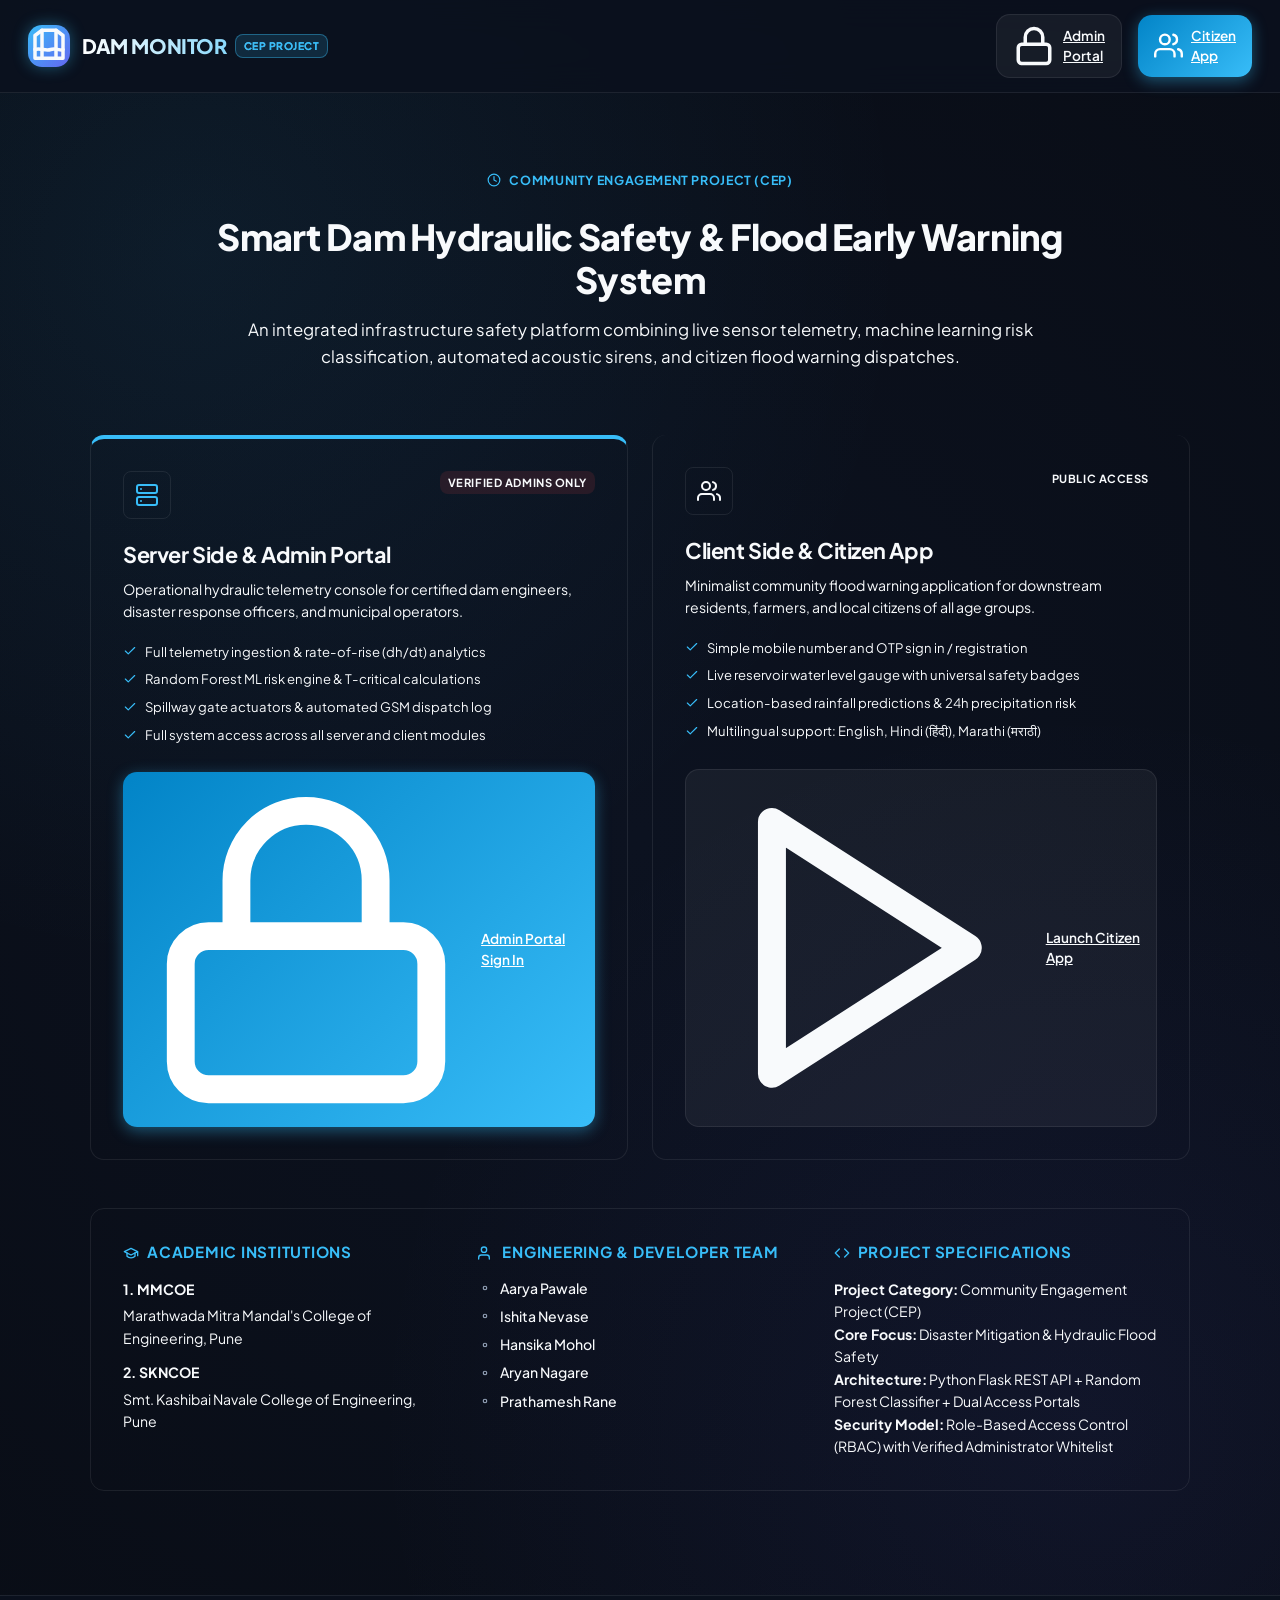
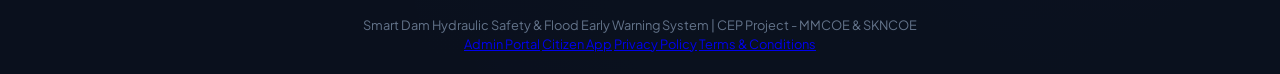
<file: index.html>
<!DOCTYPE html>
<html lang="en">
<head>
  <meta charset="UTF-8">
  <meta name="viewport" content="width=device-width, initial-scale=1.0">
  <title>Smart Dam Safety & Flood Early Warning Platform | CEP Project</title>
  <meta name="description" content="Community Engagement Project: Smart Dam Safety, Hydraulic Rate-of-Rise Telemetry, and Flood Early Warning System. Developed by MMCOE & SKNCOE.">
  <link rel="icon" type="image/svg+xml" href="favicon.svg">
  
  <link rel="stylesheet" href="css/style.css">
  <style>
    /* Landing Page Specific Enhancements */
    .landing-hero {
      text-align: center;
      padding: 3rem 1.5rem 2rem 1.5rem;
      max-width: 1000px;
      margin: 0 auto;
    }
    .landing-badge-bar {
      display: inline-flex;
      align-items: center;
      gap: 0.5rem;
      padding: 0.35rem 0.85rem;
      background: var(--primary-subtle);
      border: 1px solid var(--primary-border);
      border-radius: var(--radius-sm);
      font-size: 0.78rem;
      font-weight: 700;
      color: var(--primary);
      text-transform: uppercase;
      letter-spacing: 0.05em;
      margin-bottom: 1.25rem;
    }
    .landing-title {
      font-size: 2.25rem;
      font-weight: 800;
      line-height: 1.2;
      color: var(--text-main);
      margin-bottom: 1rem;
      letter-spacing: -0.02em;
    }
    .landing-subtitle {
      font-size: 1.05rem;
      color: var(--text-secondary);
      max-width: 800px;
      margin: 0 auto 2rem auto;
      line-height: 1.6;
    }
    .portals-grid {
      display: grid;
      grid-template-columns: repeat(auto-fit, minmax(340px, 1fr));
      gap: 1.5rem;
      max-width: 1100px;
      margin: 0 auto 3rem auto;
    }
    .portal-card {
      background: var(--bg-surface);
      border: 1px solid var(--border-color);
      border-radius: var(--radius-md);
      padding: 2rem;
      display: flex;
      flex-direction: column;
      justify-content: space-between;
      transition: border-color 0.2s ease, transform 0.2s ease;
      position: relative;
    }
    .portal-card:hover {
      border-color: var(--primary-border);
      transform: translateY(-2px);
    }
    .portal-card.admin-portal {
      border-top: 4px solid var(--primary);
    }
    .portal-card.citizen-portal {
      border-top: 4px solid var(--status-safe-border);
    }
    .portal-header {
      display: flex;
      align-items: flex-start;
      justify-content: space-between;
      margin-bottom: 1.25rem;
    }
    .portal-icon {
      width: 48px;
      height: 48px;
      background: var(--bg-input);
      border: 1px solid var(--border-color);
      border-radius: var(--radius-sm);
      display: flex;
      align-items: center;
      justify-content: center;
      color: var(--primary);
    }
    .portal-icon svg {
      width: 24px;
      height: 24px;
    }
    .portal-tag {
      font-size: 0.7rem;
      font-weight: 700;
      padding: 0.2rem 0.5rem;
      border-radius: var(--radius-sm);
      text-transform: uppercase;
      letter-spacing: 0.05em;
    }
    .portal-tag.restricted {
      background: rgba(239, 68, 68, 0.12);
      border: 1px solid var(--status-critical-border);
      color: var(--status-critical);
    }
    .portal-tag.public {
      background: var(--status-safe-bg);
      border: 1px solid var(--status-safe-border);
      color: var(--status-safe);
    }
    .portal-title {
      font-size: 1.35rem;
      font-weight: 700;
      margin-bottom: 0.5rem;
    }
    .portal-desc {
      font-size: 0.88rem;
      color: var(--text-secondary);
      line-height: 1.5;
      margin-bottom: 1.25rem;
    }
    .portal-features {
      list-style: none;
      display: flex;
      flex-direction: column;
      gap: 0.5rem;
      margin-bottom: 1.75rem;
      font-size: 0.82rem;
      color: var(--text-secondary);
    }
    .portal-features li {
      display: flex;
      align-items: center;
      gap: 0.5rem;
    }
    .portal-features svg {
      width: 14px;
      height: 14px;
      color: var(--primary);
      flex-shrink: 0;
    }
    .meta-section {
      background: var(--bg-surface);
      border: 1px solid var(--border-color);
      border-radius: var(--radius-md);
      padding: 2rem;
      max-width: 1100px;
      margin: 0 auto 3rem auto;
    }
    .meta-grid {
      display: grid;
      grid-template-columns: repeat(auto-fit, minmax(280px, 1fr));
      gap: 2rem;
    }
    .meta-col h3 {
      font-size: 0.95rem;
      font-weight: 700;
      text-transform: uppercase;
      letter-spacing: 0.05em;
      color: var(--primary);
      margin-bottom: 0.85rem;
      display: flex;
      align-items: center;
      gap: 0.5rem;
    }
    .team-list {
      list-style: none;
      display: flex;
      flex-direction: column;
      gap: 0.45rem;
    }
    .team-member {
      font-size: 0.88rem;
      font-weight: 500;
      color: var(--text-main);
      display: flex;
      align-items: center;
      gap: 0.5rem;
    }
    .team-member svg {
      width: 14px;
      height: 14px;
      color: var(--text-muted);
    }
    .college-box {
      font-size: 0.88rem;
      color: var(--text-secondary);
      line-height: 1.6;
    }
    .college-title {
      font-weight: 700;
      color: var(--text-main);
      margin-bottom: 0.25rem;
    }
  </style>
</head>
<body>

  <!-- TOP NAVIGATION -->
  <header class="top-header">
    <div class="brand-container">
      <div class="brand-icon">
        <svg viewBox="0 0 24 24" fill="none" stroke="currentColor" stroke-width="2" stroke-linecap="round" stroke-linejoin="round">
          <path d="M4 19V6L8 3H16L20 6V19H4Z"></path>
          <path d="M8 3V19M16 3V19"></path>
          <path d="M4 14C7 13 10 15 13 14C16 13 19 15 20 14"></path>
        </svg>
      </div>
      <div>
        <h1 class="brand-title">
          DAM MONITOR <span class="brand-badge">CEP PROJECT</span>
        </h1>
      </div>
    </div>

    <div class="header-actions">
      <a href="server side/login.html" class="btn btn-outline btn-sm">
        <svg viewBox="0 0 24 24" fill="none" stroke="currentColor" stroke-width="2" stroke-linecap="round" stroke-linejoin="round">
          <rect x="3" y="11" width="18" height="11" rx="2" ry="2"></rect>
          <path d="M7 11V7a5 5 0 0 1 10 0v4"></path>
        </svg>
        Admin Portal
      </a>
      <a href="client side/index.html" class="btn btn-primary btn-sm">
        <svg viewBox="0 0 24 24" fill="none" stroke="currentColor" stroke-width="2" stroke-linecap="round" stroke-linejoin="round">
          <path d="M17 21v-2a4 4 0 0 0-4-4H5a4 4 0 0 0-4 4v2"></path>
          <circle cx="9" cy="7" r="4"></circle>
          <path d="M23 21v-2a4 4 0 0 0-3-3.87"></path>
          <path d="M16 3.13a4 4 0 0 1 0 7.75"></path>
        </svg>
        Citizen App
      </a>
    </div>
  </header>

  <!-- MAIN CONTAINER -->
  <main class="main-container">

    <!-- HERO SECTION -->
    <div class="landing-hero">
      <div class="landing-badge-bar">
        <svg viewBox="0 0 24 24" fill="none" stroke="currentColor" stroke-width="2" stroke-linecap="round" stroke-linejoin="round" style="width:14px; height:14px;">
          <circle cx="12" cy="12" r="10"></circle>
          <path d="M12 6v6l4 2"></path>
        </svg>
        Community Engagement Project (CEP)
      </div>
      <h2 class="landing-title">
        Smart Dam Hydraulic Safety & Flood Early Warning System
      </h2>
      <p class="landing-subtitle">
        An integrated infrastructure safety platform combining live sensor telemetry, machine learning risk classification, automated acoustic sirens, and citizen flood warning dispatches.
      </p>
    </div>

    <!-- DUAL PORTAL NAVIGATION CARDS -->
    <div class="portals-grid">
      
      <!-- 1. SERVER SIDE / ADMIN PORTAL -->
      <div class="portal-card admin-portal">
        <div>
          <div class="portal-header">
            <div class="portal-icon">
              <svg viewBox="0 0 24 24" fill="none" stroke="currentColor" stroke-width="2" stroke-linecap="round" stroke-linejoin="round">
                <rect x="2" y="2" width="20" height="8" rx="2" ry="2"></rect>
                <rect x="2" y="14" width="20" height="8" rx="2" ry="2"></rect>
                <line x1="6" y1="6" x2="6.01" y2="6"></line>
                <line x1="6" y1="18" x2="6.01" y2="18"></line>
              </svg>
            </div>
            <span class="portal-tag restricted">Verified Admins Only</span>
          </div>

          <h3 class="portal-title">Server Side & Admin Portal</h3>
          <p class="portal-desc">
            Operational hydraulic telemetry console for certified dam engineers, disaster response officers, and municipal operators.
          </p>

          <ul class="portal-features">
            <li>
              <svg viewBox="0 0 24 24" fill="none" stroke="currentColor" stroke-width="2" stroke-linecap="round" stroke-linejoin="round">
                <polyline points="20 6 9 17 4 12"></polyline>
              </svg>
              <span>Full telemetry ingestion & rate-of-rise (dh/dt) analytics</span>
            </li>
            <li>
              <svg viewBox="0 0 24 24" fill="none" stroke="currentColor" stroke-width="2" stroke-linecap="round" stroke-linejoin="round">
                <polyline points="20 6 9 17 4 12"></polyline>
              </svg>
              <span>Random Forest ML risk engine & T-critical calculations</span>
            </li>
            <li>
              <svg viewBox="0 0 24 24" fill="none" stroke="currentColor" stroke-width="2" stroke-linecap="round" stroke-linejoin="round">
                <polyline points="20 6 9 17 4 12"></polyline>
              </svg>
              <span>Spillway gate actuators & automated GSM dispatch log</span>
            </li>
            <li>
              <svg viewBox="0 0 24 24" fill="none" stroke="currentColor" stroke-width="2" stroke-linecap="round" stroke-linejoin="round">
                <polyline points="20 6 9 17 4 12"></polyline>
              </svg>
              <span>Full system access across all server and client modules</span>
            </li>
          </ul>
        </div>

        <a href="server side/login.html" class="btn btn-primary btn-block">
          <svg viewBox="0 0 24 24" fill="none" stroke="currentColor" stroke-width="2" stroke-linecap="round" stroke-linejoin="round">
            <rect x="3" y="11" width="18" height="11" rx="2" ry="2"></rect>
            <path d="M7 11V7a5 5 0 0 1 10 0v4"></path>
          </svg>
          Admin Portal Sign In
        </a>
      </div>

      <!-- 2. CLIENT SIDE / CITIZEN PORTAL -->
      <div class="portal-card citizen-portal">
        <div>
          <div class="portal-header">
            <div class="portal-icon" style="color: var(--status-safe);">
              <svg viewBox="0 0 24 24" fill="none" stroke="currentColor" stroke-width="2" stroke-linecap="round" stroke-linejoin="round">
                <path d="M17 21v-2a4 4 0 0 0-4-4H5a4 4 0 0 0-4 4v2"></path>
                <circle cx="9" cy="7" r="4"></circle>
                <path d="M23 21v-2a4 4 0 0 0-3-3.87"></path>
                <path d="M16 3.13a4 4 0 0 1 0 7.75"></path>
              </svg>
            </div>
            <span class="portal-tag public">Public Access</span>
          </div>

          <h3 class="portal-title">Client Side & Citizen App</h3>
          <p class="portal-desc">
            Minimalist community flood warning application for downstream residents, farmers, and local citizens of all age groups.
          </p>

          <ul class="portal-features">
            <li>
              <svg viewBox="0 0 24 24" fill="none" stroke="currentColor" stroke-width="2" stroke-linecap="round" stroke-linejoin="round">
                <polyline points="20 6 9 17 4 12"></polyline>
              </svg>
              <span>Simple mobile number and OTP sign in / registration</span>
            </li>
            <li>
              <svg viewBox="0 0 24 24" fill="none" stroke="currentColor" stroke-width="2" stroke-linecap="round" stroke-linejoin="round">
                <polyline points="20 6 9 17 4 12"></polyline>
              </svg>
              <span>Live reservoir water level gauge with universal safety badges</span>
            </li>
            <li>
              <svg viewBox="0 0 24 24" fill="none" stroke="currentColor" stroke-width="2" stroke-linecap="round" stroke-linejoin="round">
                <polyline points="20 6 9 17 4 12"></polyline>
              </svg>
              <span>Location-based rainfall predictions & 24h precipitation risk</span>
            </li>
            <li>
              <svg viewBox="0 0 24 24" fill="none" stroke="currentColor" stroke-width="2" stroke-linecap="round" stroke-linejoin="round">
                <polyline points="20 6 9 17 4 12"></polyline>
              </svg>
              <span>Multilingual support: English, Hindi (हिंदी), Marathi (मराठी)</span>
            </li>
          </ul>
        </div>

        <a href="client side/index.html" class="btn btn-outline btn-block">
          <svg viewBox="0 0 24 24" fill="none" stroke="currentColor" stroke-width="2" stroke-linecap="round" stroke-linejoin="round">
            <polygon points="5 3 19 12 5 21 5 3"></polygon>
          </svg>
          Launch Citizen App
        </a>
      </div>

    </div>

    <!-- INSTITUTIONAL & DEVELOPER DETAILS (CEP PROJECT) -->
    <div class="meta-section">
      <div class="meta-grid">
        
        <!-- College Affiliation -->
        <div class="meta-col">
          <h3>
            <svg viewBox="0 0 24 24" fill="none" stroke="currentColor" stroke-width="2" stroke-linecap="round" stroke-linejoin="round" style="width:16px; height:16px;">
              <path d="M22 10v6M2 10l10-5 10 5-10 5z"></path>
              <path d="M6 12v5c3 3 9 3 12 0v-5"></path>
            </svg>
            Academic Institutions
          </h3>
          <div class="college-box">
            <div class="college-title">1. MMCOE</div>
            <p>Marathwada Mitra Mandal's College of Engineering, Pune</p>
            <div style="height: 0.75rem;"></div>
            <div class="college-title">2. SKNCOE</div>
            <p>Smt. Kashibai Navale College of Engineering, Pune</p>
          </div>
        </div>

        <!-- Development Team -->
        <div class="meta-col">
          <h3>
            <svg viewBox="0 0 24 24" fill="none" stroke="currentColor" stroke-width="2" stroke-linecap="round" stroke-linejoin="round" style="width:16px; height:16px;">
              <path d="M17 21v-2a4 4 0 0 0-4-4H5a4 4 0 0 0-4 4v2"></path>
              <circle cx="9" cy="7" r="4"></circle>
            </svg>
            Engineering & Developer Team
          </h3>
          <ul class="team-list">
            <li class="team-member">
              <svg viewBox="0 0 24 24" fill="none" stroke="currentColor" stroke-width="2" stroke-linecap="round" stroke-linejoin="round"><circle cx="12" cy="12" r="3"></circle></svg>
              <span>Aarya Pawale</span>
            </li>
            <li class="team-member">
              <svg viewBox="0 0 24 24" fill="none" stroke="currentColor" stroke-width="2" stroke-linecap="round" stroke-linejoin="round"><circle cx="12" cy="12" r="3"></circle></svg>
              <span>Ishita Nevase</span>
            </li>
            <li class="team-member">
              <svg viewBox="0 0 24 24" fill="none" stroke="currentColor" stroke-width="2" stroke-linecap="round" stroke-linejoin="round"><circle cx="12" cy="12" r="3"></circle></svg>
              <span>Hansika Mohol</span>
            </li>
            <li class="team-member">
              <svg viewBox="0 0 24 24" fill="none" stroke="currentColor" stroke-width="2" stroke-linecap="round" stroke-linejoin="round"><circle cx="12" cy="12" r="3"></circle></svg>
              <span>Aryan Nagare</span>
            </li>
            <li class="team-member">
              <svg viewBox="0 0 24 24" fill="none" stroke="currentColor" stroke-width="2" stroke-linecap="round" stroke-linejoin="round"><circle cx="12" cy="12" r="3"></circle></svg>
              <span>Prathamesh Rane</span>
            </li>
          </ul>
        </div>

        <!-- Project Specifications -->
        <div class="meta-col">
          <h3>
            <svg viewBox="0 0 24 24" fill="none" stroke="currentColor" stroke-width="2" stroke-linecap="round" stroke-linejoin="round" style="width:16px; height:16px;">
              <polyline points="16 18 22 12 16 6"></polyline>
              <polyline points="8 6 2 12 8 18"></polyline>
            </svg>
            Project Specifications
          </h3>
          <div class="college-box">
            <p><strong>Project Category:</strong> Community Engagement Project (CEP)</p>
            <p><strong>Core Focus:</strong> Disaster Mitigation & Hydraulic Flood Safety</p>
            <p><strong>Architecture:</strong> Python Flask REST API + Random Forest Classifier + Dual Access Portals</p>
            <p><strong>Security Model:</strong> Role-Based Access Control (RBAC) with Verified Administrator Whitelist</p>
          </div>
        </div>

      </div>
    </div>

  </main>

  <!-- FOOTER -->
  <footer>
    <div class="footer-content">
      <div>
        Smart Dam Hydraulic Safety & Flood Early Warning System | CEP Project - MMCOE & SKNCOE
      </div>
      <div class="footer-links">
        <a href="server side/login.html">Admin Portal</a>
        <a href="client side/index.html">Citizen App</a>
        <a href="client side/privacy.html">Privacy Policy</a>
        <a href="client side/terms.html">Terms & Conditions</a>
      </div>
    </div>
  </footer>

</body>
</html>
</file>
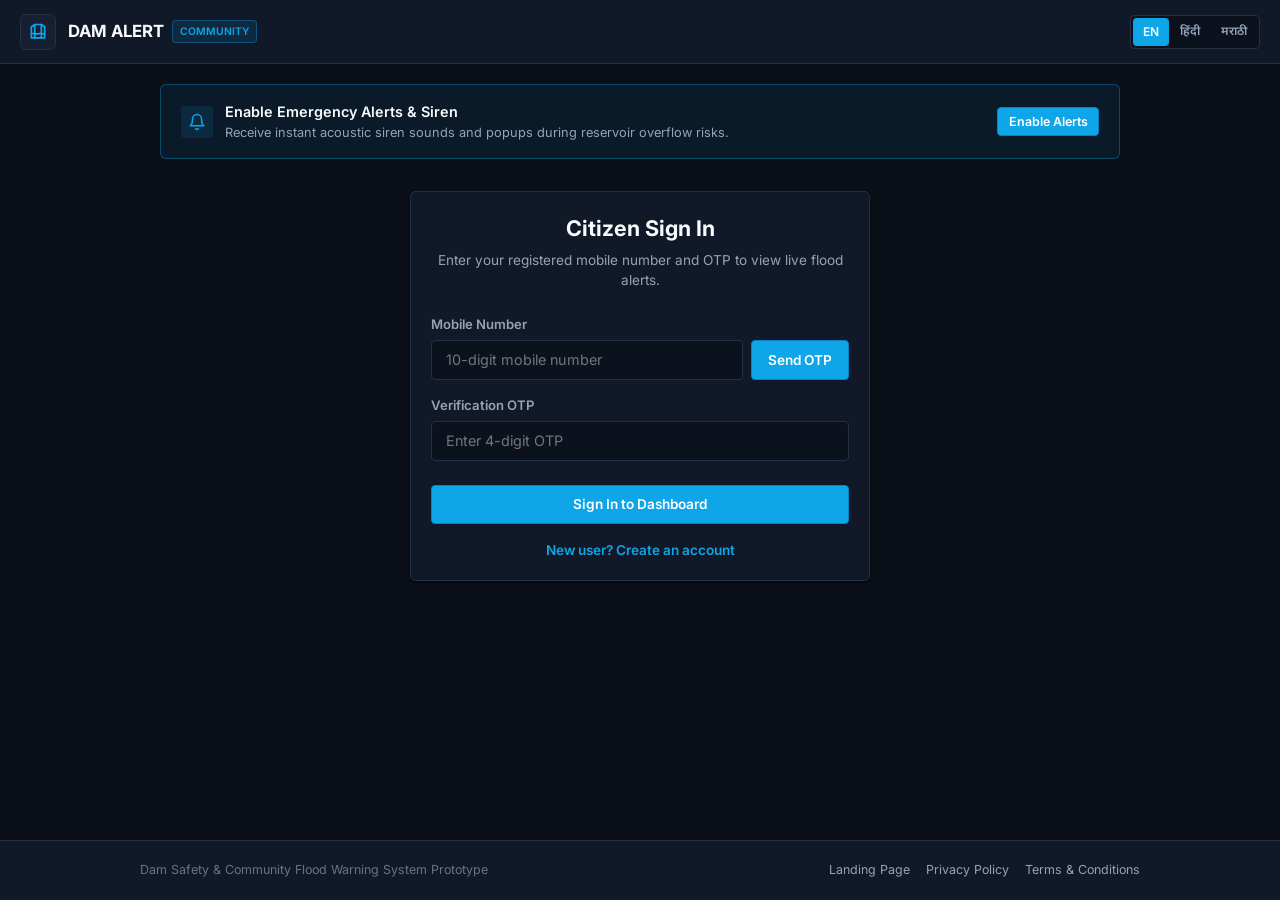
<file: client side/index.html>
<!DOCTYPE html>
<html lang="en">
<head>
  <meta charset="UTF-8">
  <meta name="viewport" content="width=device-width, initial-scale=1.0">
  <title>Dam Safety & Community Flood Alert App</title>
  <meta name="description" content="Community flood safety monitor, live reservoir water level gauge, and localized rainfall alerts.">
  <link rel="icon" type="image/svg+xml" href="favicon.svg">
  
  <!-- CSS Stylesheet -->
  <link rel="stylesheet" href="css/style.css">
</head>
<body>

  <!-- TOP HEADER -->
  <header class="top-header">
    <a href="index.html" class="brand-container">
      <div class="brand-icon">
        <svg viewBox="0 0 24 24" fill="none" stroke="currentColor" stroke-width="2" stroke-linecap="round" stroke-linejoin="round">
          <path d="M4 19V6L8 3H16L20 6V19H4Z"></path>
          <path d="M8 3V19M16 3V19"></path>
          <path d="M4 14C7 13 10 15 13 14C16 13 19 15 20 14"></path>
        </svg>
      </div>
      <div>
        <h1 class="brand-title">
          <span data-i18n="app_title">DAM ALERT</span> 
          <span class="brand-badge" data-i18n="app_badge">COMMUNITY</span>
        </h1>
      </div>
    </a>

    <div class="header-actions">
      <!-- Multilingual Translation Buttons (English - Hindi - Marathi) -->
      <div class="lang-selector-group" role="group" aria-label="Language Selector">
        <button class="lang-btn active" data-lang="en">EN</button>
        <button class="lang-btn" data-lang="hi">हिंदी</button>
        <button class="lang-btn" data-lang="mr">मराठी</button>
      </div>

      <!-- User Profile Badge & Sign Out Button -->
      <div class="user-profile-badge" id="userProfileBadge">
        <svg viewBox="0 0 24 24" fill="none" stroke="currentColor" stroke-width="2" stroke-linecap="round" stroke-linejoin="round" style="width:14px; height:14px;">
          <path d="M20 21v-2a4 4 0 0 0-4-4H8a4 4 0 0 0-4 4v2"></path>
          <circle cx="12" cy="7" r="4"></circle>
        </svg>
        <span id="displayUserName">User</span>
        <button class="btn btn-outline btn-sm" id="btnSignOut" style="padding: 0.2rem 0.4rem; font-size: 0.72rem;" data-i18n="sign_out">
          Sign Out
        </button>
      </div>
    </div>
  </header>

  <!-- MAIN APP CONTAINER -->
  <main class="main-container">

    <!-- NOTIFICATION PERMISSION BANNER -->
    <div class="notice-banner" id="noticeBanner">
      <div class="notice-content">
        <div class="notice-icon">
          <svg viewBox="0 0 24 24" fill="none" stroke="currentColor" stroke-width="2" stroke-linecap="round" stroke-linejoin="round">
            <path d="M18 8A6 6 0 0 0 6 8c0 7-3 9-3 9h18s-3-2-3-9"></path>
            <path d="M13.73 21a2 2 0 0 1-3.46 0"></path>
          </svg>
        </div>
        <div>
          <div class="notice-title" data-i18n="notice_title">Enable Emergency Alerts & Siren</div>
          <div class="notice-desc" data-i18n="notice_desc">Receive instant acoustic siren sounds and popups during reservoir overflow risks.</div>
        </div>
      </div>
      <button class="btn btn-primary btn-sm" id="btnEnableNotifications" data-i18n="btn_enable_notifications">
        Enable Alerts
      </button>
    </div>

    <!-- SECTION 1: AUTHENTICATION & ONBOARDING (SIGN IN / SIGN UP) -->
    <section id="authSection" class="app-section">
      <div class="card auth-box">
        <div class="auth-header">
          <h2 id="authTitle" data-i18n="auth_signin_title">Citizen Sign In</h2>
          <p id="authDesc" data-i18n="auth_signin_desc">Enter your registered mobile number and OTP to view live flood alerts.</p>
        </div>

        <!-- Name Field (Visible on Sign Up) -->
        <div class="form-group" id="nameFormGroup" style="display: none;">
          <label class="form-label" for="inputName" data-i18n="label_full_name">Full Name</label>
          <input type="text" id="inputName" class="form-input" placeholder="e.g. John Doe" data-i18n-placeholder="placeholder_name">
        </div>

        <!-- Mobile Number Field -->
        <div class="form-group">
          <label class="form-label" for="inputMobile" data-i18n="label_mobile">Mobile Number</label>
          <div class="input-with-button">
            <input type="tel" id="inputMobile" class="form-input" placeholder="10-digit mobile number" maxlength="10" data-i18n-placeholder="placeholder_mobile">
            <button class="btn btn-primary" id="btnSendOtp" style="white-space: nowrap;" data-i18n="btn_send_otp">
              Send OTP
            </button>
          </div>
        </div>

        <!-- Simulated OTP Banner -->
        <div class="otp-simulation-pill" id="otpPill">
          <span><strong data-i18n="otp_sent_notice">Simulated OTP sent:</strong> <span id="otpCodeDisplay" class="mono" style="font-size:1.1rem; font-weight:700;">8492</span></span>
          <span style="font-size:0.75rem; color:var(--text-muted);">(Auto-filled below)</span>
        </div>

        <!-- OTP Verification Field -->
        <div class="form-group">
          <label class="form-label" for="inputOtp" data-i18n="label_otp">Verification OTP</label>
          <input type="text" id="inputOtp" class="form-input" placeholder="Enter 4-digit OTP" maxlength="4" data-i18n-placeholder="placeholder_otp">
        </div>

        <!-- Submit Button -->
        <button class="btn btn-primary btn-block" id="btnSubmitAuth" style="margin-top: 0.5rem;" data-i18n="btn_signin">
          Sign In to Dashboard
        </button>

        <!-- Toggle Sign In / Sign Up Link -->
        <div class="auth-switch-link">
          <a id="switchAuthMode" data-i18n="link_no_account">New user? Create an account</a>
        </div>
      </div>
    </section>

    <!-- SECTION 2: COMMUNITY FLOOD SAFETY DASHBOARD -->
    <section id="dashboardSection" class="app-section active">

      <!-- 1. LIVE WATER LEVEL MONITOR CARD -->
      <div class="card water-monitor-card status-safe" id="waterMonitorCard">
        <div class="card-title-row">
          <div class="card-title">
            <svg viewBox="0 0 24 24" fill="none" stroke="currentColor" stroke-width="2" stroke-linecap="round" stroke-linejoin="round">
              <path d="M12 2.69l5.66 5.66a8 8 0 1 1-11.31 0z"></path>
            </svg>
            <span data-i18n="sec_water_title">Live Reservoir Water Level</span>
          </div>
          <span class="water-status-badge safe" id="waterStatusBadge" data-i18n="status_safe">SAFE</span>
        </div>

        <div class="gauge-grid">
          <!-- Visual Percentage & Bar -->
          <div class="gauge-visual-container">
            <div class="water-percent-display" id="waterPercentDisplay">68.5%</div>
            <div class="progress-track">
              <div class="progress-bar" id="waterProgressBar" style="width: 68.5%; background-color: var(--status-safe);"></div>
            </div>
          </div>

          <!-- Structured Details & Simple Advisory for All Age Groups -->
          <div class="water-details-list">
            <div class="detail-row">
              <span class="detail-label" data-i18n="water_capacity_label">Reservoir Full Capacity:</span>
              <span class="detail-value">100.0 Meters (H-Max)</span>
            </div>
            <div class="detail-row">
              <span class="detail-label" data-i18n="water_inflow_label">Current Inflow Rate:</span>
              <span class="detail-value" id="waterInflowDisplay">+0.80 %/hr</span>
            </div>
            <div class="detail-row">
              <span class="detail-label" data-i18n="water_gate_label">Spillway Gate Status:</span>
              <span class="detail-value" id="waterGateDisplay" data-i18n="gate_closed">Closed (0%)</span>
            </div>
            
            <div class="community-advisory-box" id="communityAdvisory" data-i18n="advisory_safe">
              Advisory: Reservoir water level is normal. Downstream river banks and roads are safe for travel.
            </div>
          </div>
        </div>
      </div>

      <!-- 2. LOCALIZED RAINFALL & WEATHER PREDICTION CARD -->
      <div class="card">
        <div class="location-bar">
          <div class="current-location-text">
            <svg viewBox="0 0 24 24" fill="none" stroke="currentColor" stroke-width="2" stroke-linecap="round" stroke-linejoin="round">
              <path d="M21 10c0 7-9 13-9 13s-9-6-9-13a9 9 0 0 1 18 0z"></path>
              <circle cx="12" cy="10" r="3"></circle>
            </svg>
            <span id="currentLocationText">Pune / Bhima Basin (Default)</span>
          </div>
          <button class="btn btn-outline btn-sm" id="btnDetectLocation">
            <svg viewBox="0 0 24 24" fill="none" stroke="currentColor" stroke-width="2" stroke-linecap="round" stroke-linejoin="round">
              <circle cx="12" cy="12" r="10"></circle>
              <polygon points="16.24 7.76 14.12 14.12 7.76 16.24 9.88 9.88 16.24 7.76"></polygon>
            </svg>
            <span data-i18n="detect_location">Detect Location</span>
          </button>
        </div>

        <div class="forecast-grid">
          <div class="forecast-item">
            <div class="forecast-item-header" data-i18n="forecast_rain_chance">Rain Probability (24h)</div>
            <div class="forecast-item-value" id="forecastRainChance">65%</div>
            <div class="forecast-item-desc">Catchment Precipitation</div>
          </div>

          <div class="forecast-item">
            <div class="forecast-item-header" data-i18n="forecast_precipitation">Expected Rainfall Rate</div>
            <div class="forecast-item-value" id="forecastPrecipitation">18.0 mm/hr</div>
            <div class="forecast-item-desc">Moderate Monsoon Rainfall</div>
          </div>

          <div class="forecast-item">
            <div class="forecast-item-header" data-i18n="forecast_flood_risk">Localized Flood Hazard</div>
            <div class="forecast-item-value" id="forecastHazard" style="color: var(--status-safe);" data-i18n="risk_low">Low / Normal</div>
            <div class="forecast-item-desc">River Bank Inflow Status</div>
          </div>
        </div>
      </div>

      <!-- 3. EMERGENCY SIREN & ALERT SWITCHES CARD -->
      <div class="card">
        <div class="card-title-row">
          <div class="card-title">
            <svg viewBox="0 0 24 24" fill="none" stroke="currentColor" stroke-width="2" stroke-linecap="round" stroke-linejoin="round">
              <path d="M18 8A6 6 0 0 0 6 8c0 7-3 9-3 9h18s-3-2-3-9"></path>
              <path d="M13.73 21a2 2 0 0 1-3.46 0"></path>
            </svg>
            <span data-i18n="sec_controls_title">Emergency Siren & Alert Controls</span>
          </div>
          <button class="btn btn-outline btn-sm" id="btnTestAudioSiren">
            <svg viewBox="0 0 24 24" fill="none" stroke="currentColor" stroke-width="2" stroke-linecap="round" stroke-linejoin="round">
              <polygon points="11 5 6 9 2 9 2 15 6 15 11 19 11 5"></polygon>
              <path d="M19.07 4.93a10 10 0 0 1 0 14.14M15.54 8.46a5 5 0 0 1 0 7.07"></path>
            </svg>
            <span data-i18n="btn_test_siren">Test Audio Siren</span>
          </button>
        </div>

        <!-- Siren Switch -->
        <div class="switch-control-row">
          <div class="switch-info">
            <h4 data-i18n="switch_siren_title">Acoustic Emergency Siren</h4>
            <p data-i18n="switch_siren_desc">Plays loud sweeping audio siren on your device during critical dam overflow alerts.</p>
          </div>
          <label class="toggle-switch">
            <input type="checkbox" id="toggleSirenSwitch" checked aria-label="Toggle Siren">
            <span class="toggle-slider"></span>
          </label>
        </div>

        <!-- Notification Alerts Switch -->
        <div class="switch-control-row">
          <div class="switch-info">
            <h4 data-i18n="switch_alerts_title">Screen Notification Alerts</h4>
            <p data-i18n="switch_alerts_desc">Displays urgent popup warning messages and evacuation instructions.</p>
          </div>
          <label class="toggle-switch">
            <input type="checkbox" id="toggleAlertsSwitch" checked aria-label="Toggle Alerts">
            <span class="toggle-slider"></span>
          </label>
        </div>
      </div>

    </section>

  </main>

  <!-- EMERGENCY POPUP MODAL DIALOG -->
  <dialog id="emergencyDialog" class="emergency-dialog" aria-labelledby="emergencyDialogTitle">
    <div class="emergency-header">
      <div class="emergency-icon">
        <svg viewBox="0 0 24 24" fill="none" stroke="currentColor" stroke-width="2" stroke-linecap="round" stroke-linejoin="round">
          <path d="M10.29 3.86L1.82 18a2 2 0 0 0 1.71 3h16.94a2 2 0 0 0 1.71-3L13.71 3.86a2 2 0 0 0-3.42 0z"></path>
          <line x1="12" y1="9" x2="12" y2="13"></line>
          <line x1="12" y1="17" x2="12.01" y2="17"></line>
        </svg>
      </div>
      <h2 id="emergencyDialogTitle" class="emergency-title" data-i18n="modal_title">
        CRITICAL DAM OVERRUN ALERT
      </h2>
    </div>

    <div class="emergency-body" data-i18n="modal_desc">
      Reservoir water level has crossed critical safety thresholds. Immediate flood warning issued for downstream sectors.
    </div>

    <div class="emergency-helplines">
      <div style="font-weight: 700; margin-bottom: 0.25rem; color: var(--text-main);" data-i18n="helpline_title">
        Emergency Helplines:
      </div>
      <div data-i18n="helpline_ndrf">Disaster Response: 1077 / 112</div>
      <div data-i18n="helpline_dam">Dam Control Room: +91 98765 43210</div>
    </div>

    <div style="display: flex; justify-content: center;">
      <button class="btn btn-danger btn-block" id="btnCloseEmergencyModal" data-i18n="btn_acknowledge">
        Acknowledge & Mute Siren
      </button>
    </div>
  </dialog>

  <!-- FOOTER -->
  <footer>
    <div class="footer-content">
      <div data-i18n="footer_text">
        Dam Safety & Community Flood Warning System Prototype
      </div>
      <div class="footer-links">
        <a href="../index.html">Landing Page</a>
        <a href="privacy.html" data-i18n="footer_privacy">Privacy Policy</a>
        <a href="terms.html" data-i18n="footer_terms">Terms & Conditions</a>
      </div>
    </div>
  </footer>

  <!-- Scripts -->
  <script src="js/i18n.js"></script>
  <script src="js/app.js"></script>
</body>
</html>
</file>
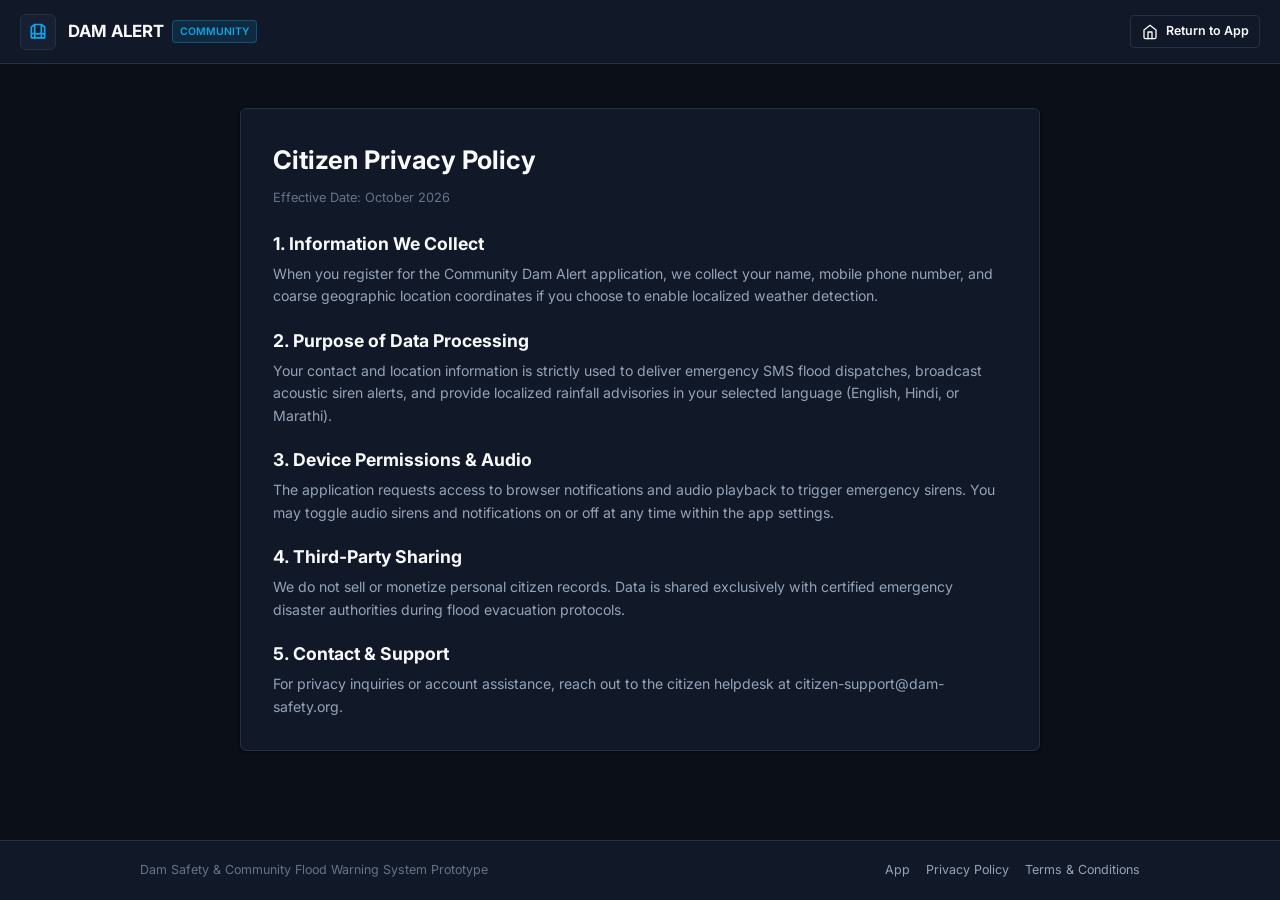
<file: client side/privacy.html>
<!DOCTYPE html>
<html lang="en">
<head>
  <meta charset="UTF-8">
  <meta name="viewport" content="width=device-width, initial-scale=1.0">
  <title>Privacy Policy - Citizen Flood Alert App</title>
  <meta name="description" content="Privacy Policy for Citizen & Community Dam Flood Alert Application.">
  <link rel="icon" type="image/svg+xml" href="favicon.svg">
  <link rel="stylesheet" href="css/style.css">
</head>
<body>

  <!-- TOP HEADER -->
  <header class="top-header">
    <a href="index.html" class="brand-container">
      <div class="brand-icon">
        <svg viewBox="0 0 24 24" fill="none" stroke="currentColor" stroke-width="2" stroke-linecap="round" stroke-linejoin="round">
          <path d="M4 19V6L8 3H16L20 6V19H4Z"></path>
          <path d="M8 3V19M16 3V19"></path>
          <path d="M4 14C7 13 10 15 13 14C16 13 19 15 20 14"></path>
        </svg>
      </div>
      <div>
        <h1 class="brand-title">
          DAM ALERT <span class="brand-badge">COMMUNITY</span>
        </h1>
      </div>
    </a>

    <div class="header-actions">
      <a href="index.html" class="btn btn-outline btn-sm">
        <svg viewBox="0 0 24 24" fill="none" stroke="currentColor" stroke-width="2" stroke-linecap="round" stroke-linejoin="round">
          <path d="M3 9l9-7 9 7v11a2 2 0 0 1-2 2H5a2 2 0 0 1-2-2z"></path>
          <polyline points="9 22 9 12 15 12 15 22"></polyline>
        </svg>
        Return to App
      </a>
    </div>
  </header>

  <!-- MAIN CONTAINER -->
  <main class="main-container">
    <div class="card" style="max-width: 800px; margin: 1.5rem auto; padding: 2rem;">
      <h1 style="font-size: 1.6rem; margin-bottom: 0.5rem;">Citizen Privacy Policy</h1>
      <p style="font-size: 0.8rem; color: var(--text-muted); margin-bottom: 1.5rem;">Effective Date: October 2026</p>

      <section style="margin-bottom: 1.25rem;">
        <h2 style="font-size: 1.1rem; margin-bottom: 0.35rem;">1. Information We Collect</h2>
        <p style="font-size: 0.88rem; color: var(--text-secondary); line-height: 1.6;">
          When you register for the Community Dam Alert application, we collect your name, mobile phone number, and coarse geographic location coordinates if you choose to enable localized weather detection.
        </p>
      </section>

      <section style="margin-bottom: 1.25rem;">
        <h2 style="font-size: 1.1rem; margin-bottom: 0.35rem;">2. Purpose of Data Processing</h2>
        <p style="font-size: 0.88rem; color: var(--text-secondary); line-height: 1.6;">
          Your contact and location information is strictly used to deliver emergency SMS flood dispatches, broadcast acoustic siren alerts, and provide localized rainfall advisories in your selected language (English, Hindi, or Marathi).
        </p>
      </section>

      <section style="margin-bottom: 1.25rem;">
        <h2 style="font-size: 1.1rem; margin-bottom: 0.35rem;">3. Device Permissions & Audio</h2>
        <p style="font-size: 0.88rem; color: var(--text-secondary); line-height: 1.6;">
          The application requests access to browser notifications and audio playback to trigger emergency sirens. You may toggle audio sirens and notifications on or off at any time within the app settings.
        </p>
      </section>

      <section style="margin-bottom: 1.25rem;">
        <h2 style="font-size: 1.1rem; margin-bottom: 0.35rem;">4. Third-Party Sharing</h2>
        <p style="font-size: 0.88rem; color: var(--text-secondary); line-height: 1.6;">
          We do not sell or monetize personal citizen records. Data is shared exclusively with certified emergency disaster authorities during flood evacuation protocols.
        </p>
      </section>

      <section>
        <h2 style="font-size: 1.1rem; margin-bottom: 0.35rem;">5. Contact & Support</h2>
        <p style="font-size: 0.88rem; color: var(--text-secondary); line-height: 1.6;">
          For privacy inquiries or account assistance, reach out to the citizen helpdesk at <span class="mono">citizen-support@dam-safety.org</span>.
        </p>
      </section>
    </div>
  </main>

  <!-- FOOTER -->
  <footer>
    <div class="footer-content">
      <div>
        Dam Safety & Community Flood Warning System Prototype
      </div>
      <div class="footer-links">
        <a href="index.html">App</a>
        <a href="privacy.html">Privacy Policy</a>
        <a href="terms.html">Terms & Conditions</a>
      </div>
    </div>
  </footer>

</body>
</html>
</file>
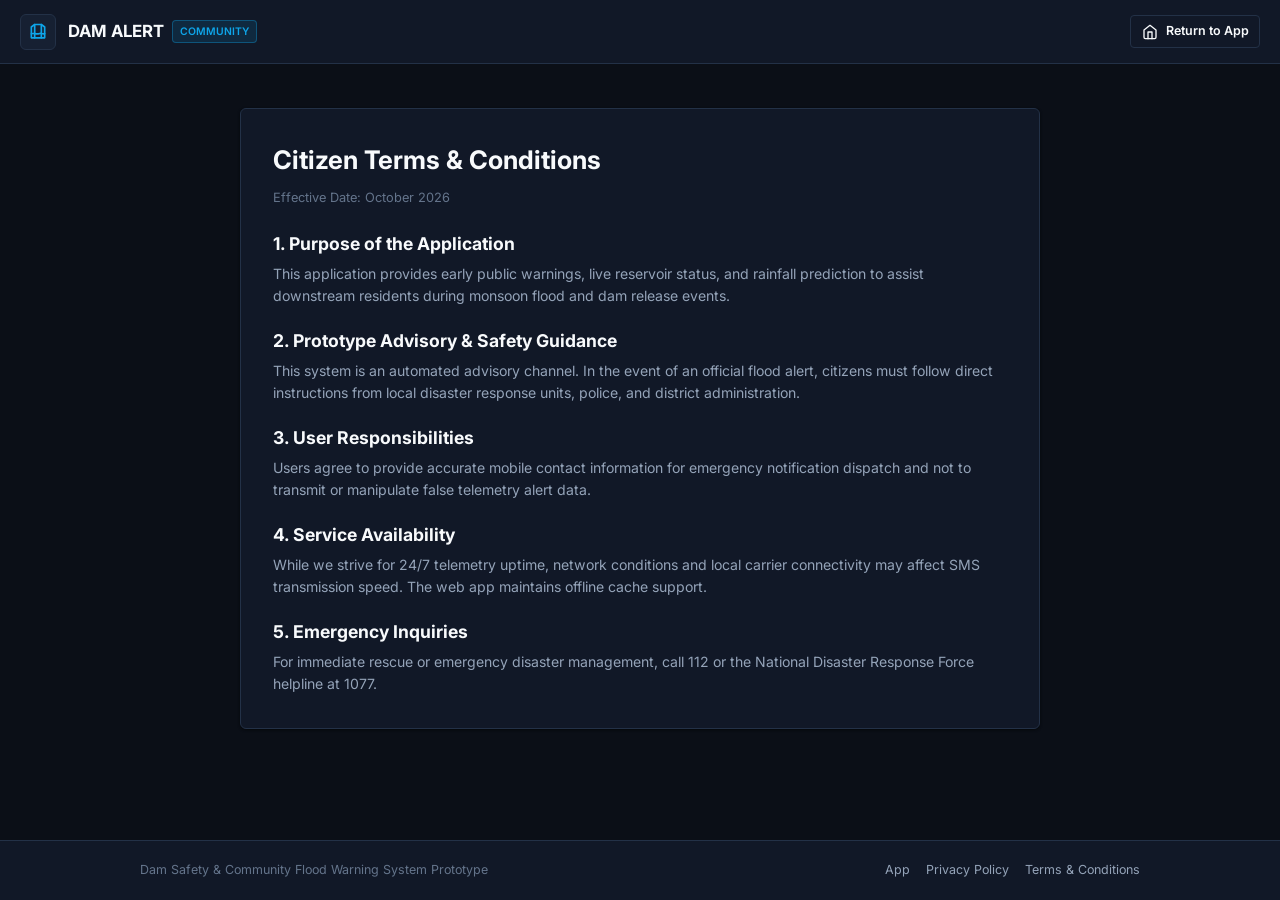
<file: client side/terms.html>
<!DOCTYPE html>
<html lang="en">
<head>
  <meta charset="UTF-8">
  <meta name="viewport" content="width=device-width, initial-scale=1.0">
  <title>Terms & Conditions - Citizen Flood Alert App</title>
  <meta name="description" content="Terms of Service for Citizen & Community Dam Flood Alert Application.">
  <link rel="icon" type="image/svg+xml" href="favicon.svg">
  <link rel="stylesheet" href="css/style.css">
</head>
<body>

  <!-- TOP HEADER -->
  <header class="top-header">
    <a href="index.html" class="brand-container">
      <div class="brand-icon">
        <svg viewBox="0 0 24 24" fill="none" stroke="currentColor" stroke-width="2" stroke-linecap="round" stroke-linejoin="round">
          <path d="M4 19V6L8 3H16L20 6V19H4Z"></path>
          <path d="M8 3V19M16 3V19"></path>
          <path d="M4 14C7 13 10 15 13 14C16 13 19 15 20 14"></path>
        </svg>
      </div>
      <div>
        <h1 class="brand-title">
          DAM ALERT <span class="brand-badge">COMMUNITY</span>
        </h1>
      </div>
    </a>

    <div class="header-actions">
      <a href="index.html" class="btn btn-outline btn-sm">
        <svg viewBox="0 0 24 24" fill="none" stroke="currentColor" stroke-width="2" stroke-linecap="round" stroke-linejoin="round">
          <path d="M3 9l9-7 9 7v11a2 2 0 0 1-2 2H5a2 2 0 0 1-2-2z"></path>
          <polyline points="9 22 9 12 15 12 15 22"></polyline>
        </svg>
        Return to App
      </a>
    </div>
  </header>

  <!-- MAIN CONTAINER -->
  <main class="main-container">
    <div class="card" style="max-width: 800px; margin: 1.5rem auto; padding: 2rem;">
      <h1 style="font-size: 1.6rem; margin-bottom: 0.5rem;">Citizen Terms & Conditions</h1>
      <p style="font-size: 0.8rem; color: var(--text-muted); margin-bottom: 1.5rem;">Effective Date: October 2026</p>

      <section style="margin-bottom: 1.25rem;">
        <h2 style="font-size: 1.1rem; margin-bottom: 0.35rem;">1. Purpose of the Application</h2>
        <p style="font-size: 0.88rem; color: var(--text-secondary); line-height: 1.6;">
          This application provides early public warnings, live reservoir status, and rainfall prediction to assist downstream residents during monsoon flood and dam release events.
        </p>
      </section>

      <section style="margin-bottom: 1.25rem;">
        <h2 style="font-size: 1.1rem; margin-bottom: 0.35rem;">2. Prototype Advisory & Safety Guidance</h2>
        <p style="font-size: 0.88rem; color: var(--text-secondary); line-height: 1.6;">
          This system is an automated advisory channel. In the event of an official flood alert, citizens must follow direct instructions from local disaster response units, police, and district administration.
        </p>
      </section>

      <section style="margin-bottom: 1.25rem;">
        <h2 style="font-size: 1.1rem; margin-bottom: 0.35rem;">3. User Responsibilities</h2>
        <p style="font-size: 0.88rem; color: var(--text-secondary); line-height: 1.6;">
          Users agree to provide accurate mobile contact information for emergency notification dispatch and not to transmit or manipulate false telemetry alert data.
        </p>
      </section>

      <section style="margin-bottom: 1.25rem;">
        <h2 style="font-size: 1.1rem; margin-bottom: 0.35rem;">4. Service Availability</h2>
        <p style="font-size: 0.88rem; color: var(--text-secondary); line-height: 1.6;">
          While we strive for 24/7 telemetry uptime, network conditions and local carrier connectivity may affect SMS transmission speed. The web app maintains offline cache support.
        </p>
      </section>

      <section>
        <h2 style="font-size: 1.1rem; margin-bottom: 0.35rem;">5. Emergency Inquiries</h2>
        <p style="font-size: 0.88rem; color: var(--text-secondary); line-height: 1.6;">
          For immediate rescue or emergency disaster management, call 112 or the National Disaster Response Force helpline at 1077.
        </p>
      </section>
    </div>
  </main>

  <!-- FOOTER -->
  <footer>
    <div class="footer-content">
      <div>
        Dam Safety & Community Flood Warning System Prototype
      </div>
      <div class="footer-links">
        <a href="index.html">App</a>
        <a href="privacy.html">Privacy Policy</a>
        <a href="terms.html">Terms & Conditions</a>
      </div>
    </div>
  </footer>

</body>
</html>
</file>
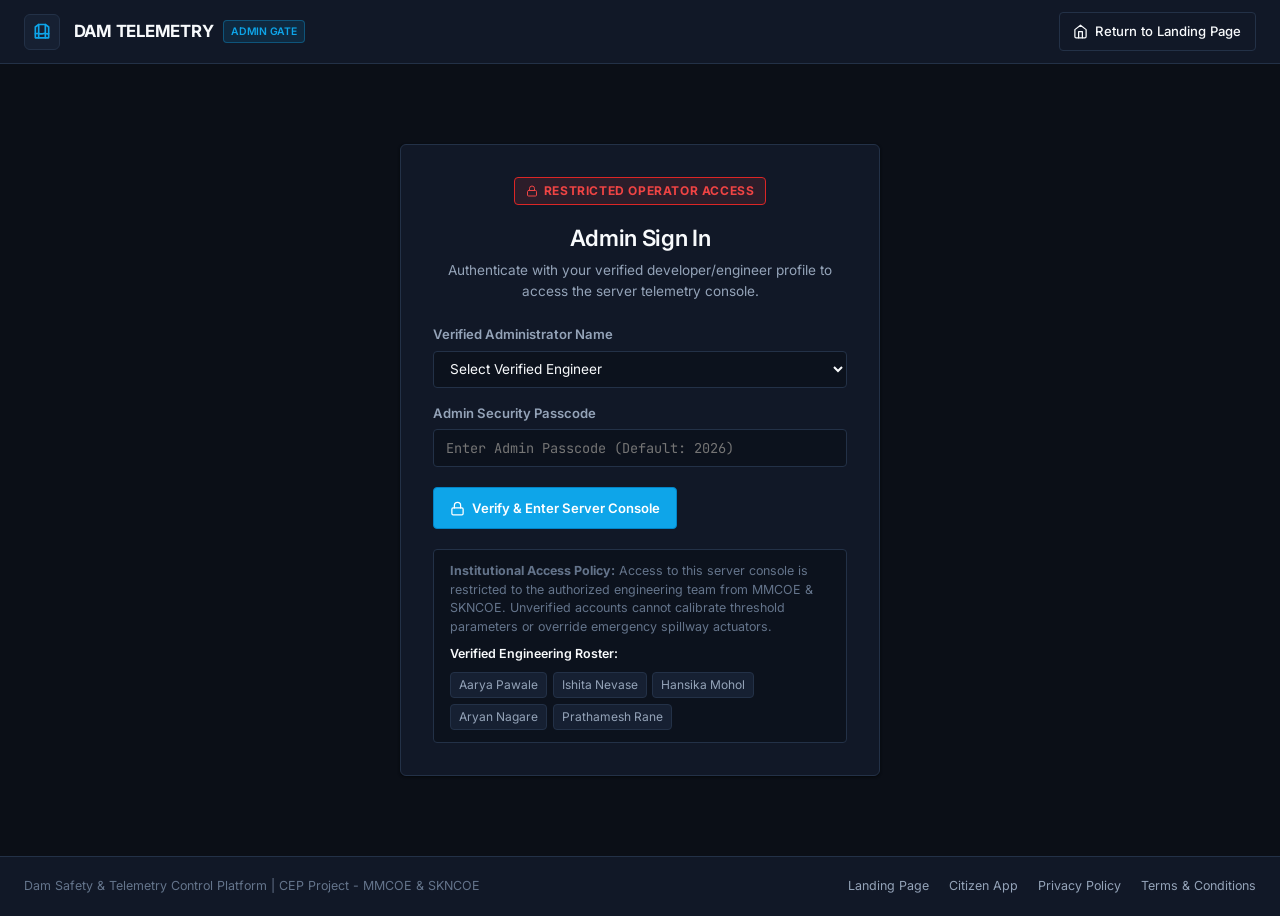
<file: server side/login.html>
<!DOCTYPE html>
<html lang="en">
<head>
  <meta charset="UTF-8">
  <meta name="viewport" content="width=device-width, initial-scale=1.0">
  <title>Admin & Operator Authentication | Dam Telemetry Platform</title>
  <meta name="description" content="Secure administrative authentication gate for verified dam safety engineers and telemetry operators.">
  <link rel="icon" type="image/svg+xml" href="favicon.svg">
  
  <link rel="stylesheet" href="css/style.css">
  <style>
    .login-container {
      max-width: 480px;
      margin: 3.5rem auto;
      width: 100%;
    }
    .auth-badge {
      display: inline-flex;
      align-items: center;
      gap: 0.4rem;
      padding: 0.25rem 0.65rem;
      background: rgba(239, 68, 68, 0.12);
      border: 1px solid var(--status-critical-border);
      color: var(--status-critical);
      border-radius: var(--radius-sm);
      font-size: 0.75rem;
      font-weight: 700;
      text-transform: uppercase;
      letter-spacing: 0.05em;
      margin-bottom: 1rem;
    }
    .security-notice {
      background: var(--bg-input);
      border: 1px solid var(--border-color);
      border-radius: var(--radius-sm);
      padding: 0.75rem 1rem;
      font-size: 0.78rem;
      color: var(--text-muted);
      line-height: 1.5;
      margin-top: 1.25rem;
    }
    .roster-list {
      display: flex;
      flex-wrap: wrap;
      gap: 0.35rem;
      margin-top: 0.5rem;
    }
    .roster-badge {
      background: var(--bg-surface-elevated);
      border: 1px solid var(--border-color);
      padding: 0.2rem 0.5rem;
      border-radius: var(--radius-sm);
      font-size: 0.75rem;
      color: var(--text-secondary);
    }
  </style>
</head>
<body>

  <!-- TOP HEADER -->
  <header class="top-header">
    <a href="../index.html" class="brand-container">
      <div class="brand-icon">
        <svg viewBox="0 0 24 24" fill="none" stroke="currentColor" stroke-width="2" stroke-linecap="round" stroke-linejoin="round">
          <path d="M4 19V6L8 3H16L20 6V19H4Z"></path>
          <path d="M8 3V19M16 3V19"></path>
          <path d="M4 14C7 13 10 15 13 14C16 13 19 15 20 14"></path>
        </svg>
      </div>
      <div>
        <h1 class="brand-title">
          DAM TELEMETRY <span class="brand-badge">ADMIN GATE</span>
        </h1>
      </div>
    </a>

    <div class="header-actions">
      <a href="../index.html" class="btn btn-outline btn-sm">
        <svg viewBox="0 0 24 24" fill="none" stroke="currentColor" stroke-width="2" stroke-linecap="round" stroke-linejoin="round">
          <path d="M3 9l9-7 9 7v11a2 2 0 0 1-2 2H5a2 2 0 0 1-2-2z"></path>
          <polyline points="9 22 9 12 15 12 15 22"></polyline>
        </svg>
        Return to Landing Page
      </a>
    </div>
  </header>

  <!-- MAIN LOGIN CONTAINER -->
  <main class="main-container">
    <div class="login-container">
      <div class="card" style="padding: 2rem;">
        
        <div style="text-align: center; margin-bottom: 1.5rem;">
          <div class="auth-badge">
            <svg viewBox="0 0 24 24" fill="none" stroke="currentColor" stroke-width="2" stroke-linecap="round" stroke-linejoin="round" style="width:12px; height:12px;">
              <rect x="3" y="11" width="18" height="11" rx="2" ry="2"></rect>
              <path d="M7 11V7a5 5 0 0 1 10 0v4"></path>
            </svg>
            Restricted Operator Access
          </div>
          <h2 style="font-size: 1.4rem; margin-bottom: 0.35rem;">Admin Sign In</h2>
          <p style="font-size: 0.85rem; color: var(--text-secondary);">
            Authenticate with your verified developer/engineer profile to access the server telemetry console.
          </p>
        </div>

        <form id="adminLoginForm">
          <!-- Administrator Name Selector (Whitelisted Engineers) -->
          <div class="slider-group" style="margin-bottom: 1rem;">
            <label style="font-size: 0.82rem; font-weight: 600; color: var(--text-secondary);" for="selectAdminName">
              Verified Administrator Name
            </label>
            <select id="selectAdminName" class="form-input" style="background: var(--bg-input); font-family: var(--font-main);" required>
              <option value="" disabled selected>Select Verified Engineer</option>
              <option value="Aarya Pawale">Aarya Pawale (Lead System Engineer)</option>
              <option value="Ishita Nevase">Ishita Nevase (ML / Risk Analytics)</option>
              <option value="Hansika Mohol">Hansika Mohol (Hydrological Simulation)</option>
              <option value="Aryan Nagare">Aryan Nagare (Backend & Database Architecture)</option>
              <option value="Prathamesh Rane">Prathamesh Rane (Telemetry & Operations)</option>
            </select>
          </div>

          <!-- Operator Passcode / Key -->
          <div class="slider-group" style="margin-bottom: 1.25rem;">
            <label style="font-size: 0.82rem; font-weight: 600; color: var(--text-secondary);" for="inputAdminKey">
              Admin Security Passcode
            </label>
            <input type="password" id="inputAdminKey" class="form-input" placeholder="Enter Admin Passcode (Default: 2026)" required>
          </div>

          <button type="submit" class="btn btn-primary btn-block" style="padding: 0.75rem 1rem;">
            <svg viewBox="0 0 24 24" fill="none" stroke="currentColor" stroke-width="2" stroke-linecap="round" stroke-linejoin="round">
              <rect x="3" y="11" width="18" height="11" rx="2" ry="2"></rect>
              <path d="M7 11V7a5 5 0 0 1 10 0v4"></path>
            </svg>
            Verify & Enter Server Console
          </button>
        </form>

        <div class="security-notice">
          <strong>Institutional Access Policy:</strong> Access to this server console is restricted to the authorized engineering team from MMCOE & SKNCOE. Unverified accounts cannot calibrate threshold parameters or override emergency spillway actuators.
          <div style="margin-top: 0.5rem; font-weight: 600; color: var(--text-main);">Verified Engineering Roster:</div>
          <div class="roster-list">
            <span class="roster-badge">Aarya Pawale</span>
            <span class="roster-badge">Ishita Nevase</span>
            <span class="roster-badge">Hansika Mohol</span>
            <span class="roster-badge">Aryan Nagare</span>
            <span class="roster-badge">Prathamesh Rane</span>
          </div>
        </div>

      </div>
    </div>
  </main>

  <!-- FOOTER -->
  <footer>
    <div class="footer-content">
      <div>
        Dam Safety & Telemetry Control Platform | CEP Project - MMCOE & SKNCOE
      </div>
      <div class="footer-links">
        <a href="../index.html">Landing Page</a>
        <a href="../client side/index.html">Citizen App</a>
        <a href="privacy.html">Privacy Policy</a>
        <a href="terms.html">Terms & Conditions</a>
      </div>
    </div>
  </footer>

  <script>
    // Whitelisted Admin Accounts
    const VERIFIED_ADMINS = [
      'Aarya Pawale',
      'Ishita Nevase',
      'Hansika Mohol',
      'Aryan Nagare',
      'Prathamesh Rane'
    ];

    const ADMIN_PASSCODE = '2026';

    document.getElementById('adminLoginForm').addEventListener('submit', (e) => {
      e.preventDefault();
      const adminName = document.getElementById('selectAdminName').value;
      const adminKey = document.getElementById('inputAdminKey').value.trim();

      if (!VERIFIED_ADMINS.includes(adminName)) {
        alert('Access Denied: The selected operator is not in the verified administrator roster.');
        return;
      }

      if (adminKey !== ADMIN_PASSCODE && adminKey !== 'admin' && adminKey !== 'dam2026') {
        alert('Access Denied: Incorrect security passcode. Please check your engineering credentials.');
        return;
      }

      // Establish verified Admin Session with full access rights
      const adminSession = {
        name: adminName,
        role: 'admin',
        loginTime: new Date().toISOString(),
        institution: 'MMCOE / SKNCOE',
        permissions: ['read', 'write', 'calibrate_ml', 'gate_control', 'view_all_pages']
      };

      localStorage.setItem('dam_admin_session', JSON.stringify(adminSession));
      sessionStorage.setItem('dam_admin_session', JSON.stringify(adminSession));

      // Redirect to Server Side Telemetry Dashboard
      window.location.href = 'index.html';
    });
  </script>
</body>
</html>
</file>
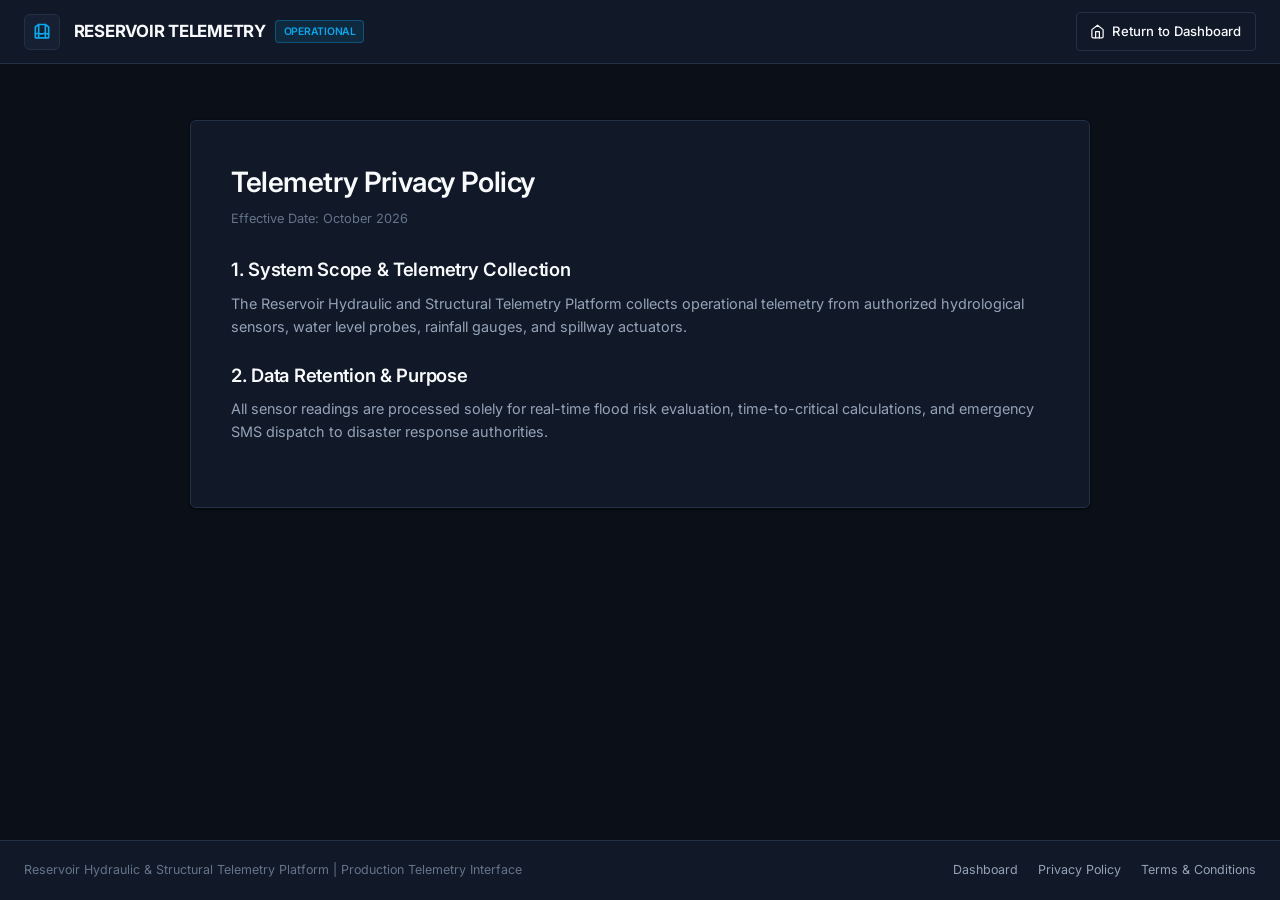
<file: server side/privacy.html>
<!DOCTYPE html>
<html lang="en">
<head>
  <meta charset="UTF-8">
  <meta name="viewport" content="width=device-width, initial-scale=1.0">
  <title>Privacy Policy - Reservoir Telemetry System</title>
  <meta name="description" content="Privacy Policy for Reservoir Hydraulic & Structural Telemetry Platform.">
  <link rel="icon" type="image/svg+xml" href="favicon.svg">
  <link rel="stylesheet" href="css/style.css">
</head>
<body>

  <!-- TOP HEADER -->
  <header class="top-header">
    <a href="index.html" class="brand-container">
      <div class="brand-icon">
        <svg viewBox="0 0 24 24" fill="none" stroke="currentColor" stroke-width="2" stroke-linecap="round" stroke-linejoin="round">
          <path d="M4 19V6L8 3H16L20 6V19H4Z"></path>
          <path d="M8 3V19M16 3V19"></path>
          <path d="M4 14C7 13 10 15 13 14C16 13 19 15 20 14"></path>
        </svg>
      </div>
      <div>
        <h1 class="brand-title">
          RESERVOIR TELEMETRY <span class="brand-badge">OPERATIONAL</span>
        </h1>
      </div>
    </a>

    <div class="header-actions">
      <a href="index.html" class="btn btn-outline">
        <svg viewBox="0 0 24 24" fill="none" stroke="currentColor" stroke-width="2" stroke-linecap="round" stroke-linejoin="round">
          <path d="M3 9l9-7 9 7v11a2 2 0 0 1-2 2H5a2 2 0 0 1-2-2z"></path>
          <polyline points="9 22 9 12 15 12 15 22"></polyline>
        </svg>
        Return to Dashboard
      </a>
    </div>
  </header>

  <!-- MAIN CONTAINER -->
  <main class="main-container">
    <div style="max-width: 900px; margin: 2rem auto;">
      <div class="card" style="padding: 2.5rem;">
        <h1 style="font-size: 1.75rem; margin-bottom: 0.35rem;">Telemetry Privacy Policy</h1>
        <p style="font-size: 0.8rem; color: var(--text-muted); margin-bottom: 1.75rem;">Effective Date: October 2026</p>

        <section style="margin-bottom: 1.5rem;">
          <h2 style="font-size: 1.15rem; margin-bottom: 0.5rem;">1. System Scope & Telemetry Collection</h2>
          <p style="font-size: 0.9rem; color: var(--text-secondary); line-height: 1.6;">
            The Reservoir Hydraulic and Structural Telemetry Platform collects operational telemetry from authorized hydrological sensors, water level probes, rainfall gauges, and spillway actuators.
          </p>
        </section>

        <section style="margin-bottom: 1.5rem;">
          <h2 style="font-size: 1.15rem; margin-bottom: 0.5rem;">2. Data Retention & Purpose</h2>
          <p style="font-size: 0.9rem; color: var(--text-secondary); line-height: 1.6;">
            All sensor readings are processed solely for real-time flood risk evaluation, time-to-critical calculations, and emergency SMS dispatch to disaster response authorities.
          </p>
        </section>
      </div>
    </div>
  </main>

  <!-- FOOTER -->
  <footer>
    <div class="footer-content">
      <div>
        Reservoir Hydraulic & Structural Telemetry Platform | Production Telemetry Interface
      </div>
      <div class="footer-links">
        <a href="index.html">Dashboard</a>
        <a href="privacy.html">Privacy Policy</a>
        <a href="terms.html">Terms & Conditions</a>
      </div>
    </div>
  </footer>

</body>
</html>
</file>
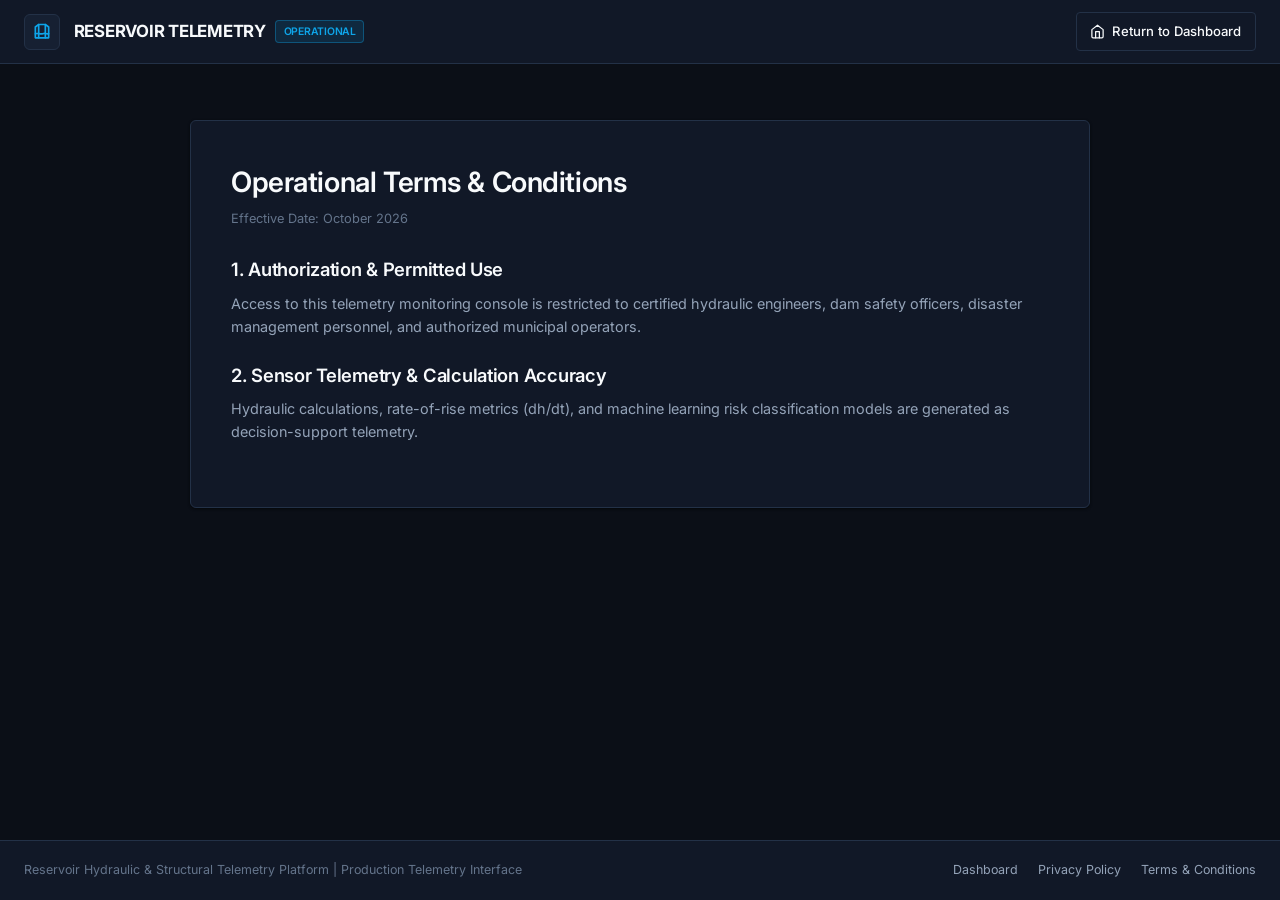
<file: server side/terms.html>
<!DOCTYPE html>
<html lang="en">
<head>
  <meta charset="UTF-8">
  <meta name="viewport" content="width=device-width, initial-scale=1.0">
  <title>Terms & Conditions - Reservoir Telemetry System</title>
  <meta name="description" content="Terms and Conditions for Reservoir Hydraulic & Structural Telemetry Platform.">
  <link rel="icon" type="image/svg+xml" href="favicon.svg">
  <link rel="stylesheet" href="css/style.css">
</head>
<body>

  <!-- TOP HEADER -->
  <header class="top-header">
    <a href="index.html" class="brand-container">
      <div class="brand-icon">
        <svg viewBox="0 0 24 24" fill="none" stroke="currentColor" stroke-width="2" stroke-linecap="round" stroke-linejoin="round">
          <path d="M4 19V6L8 3H16L20 6V19H4Z"></path>
          <path d="M8 3V19M16 3V19"></path>
          <path d="M4 14C7 13 10 15 13 14C16 13 19 15 20 14"></path>
        </svg>
      </div>
      <div>
        <h1 class="brand-title">
          RESERVOIR TELEMETRY <span class="brand-badge">OPERATIONAL</span>
        </h1>
      </div>
    </a>

    <div class="header-actions">
      <a href="index.html" class="btn btn-outline">
        <svg viewBox="0 0 24 24" fill="none" stroke="currentColor" stroke-width="2" stroke-linecap="round" stroke-linejoin="round">
          <path d="M3 9l9-7 9 7v11a2 2 0 0 1-2 2H5a2 2 0 0 1-2-2z"></path>
          <polyline points="9 22 9 12 15 12 15 22"></polyline>
        </svg>
        Return to Dashboard
      </a>
    </div>
  </header>

  <!-- MAIN CONTAINER -->
  <main class="main-container">
    <div style="max-width: 900px; margin: 2rem auto;">
      <div class="card" style="padding: 2.5rem;">
        <h1 style="font-size: 1.75rem; margin-bottom: 0.35rem;">Operational Terms & Conditions</h1>
        <p style="font-size: 0.8rem; color: var(--text-muted); margin-bottom: 1.75rem;">Effective Date: October 2026</p>

        <section style="margin-bottom: 1.5rem;">
          <h2 style="font-size: 1.15rem; margin-bottom: 0.5rem;">1. Authorization & Permitted Use</h2>
          <p style="font-size: 0.9rem; color: var(--text-secondary); line-height: 1.6;">
            Access to this telemetry monitoring console is restricted to certified hydraulic engineers, dam safety officers, disaster management personnel, and authorized municipal operators.
          </p>
        </section>

        <section style="margin-bottom: 1.5rem;">
          <h2 style="font-size: 1.15rem; margin-bottom: 0.5rem;">2. Sensor Telemetry & Calculation Accuracy</h2>
          <p style="font-size: 0.9rem; color: var(--text-secondary); line-height: 1.6;">
            Hydraulic calculations, rate-of-rise metrics (dh/dt), and machine learning risk classification models are generated as decision-support telemetry.
          </p>
        </section>
      </div>
    </div>
  </main>

  <!-- FOOTER -->
  <footer>
    <div class="footer-content">
      <div>
        Reservoir Hydraulic & Structural Telemetry Platform | Production Telemetry Interface
      </div>
      <div class="footer-links">
        <a href="index.html">Dashboard</a>
        <a href="privacy.html">Privacy Policy</a>
        <a href="terms.html">Terms & Conditions</a>
      </div>
    </div>
  </footer>

</body>
</html>
</file>
<file: css/style.css>
/* ==========================================================================
   SMART DAM MONITORING SYSTEM (DAM MONITOR AI PRO) - DESIGN SYSTEM
   ========================================================================== */

@import url('https://fonts.googleapis.com/css2?family=Plus+Jakarta+Sans:wght@300;400;500;600;700;800&family=JetBrains+Mono:wght@400;500;700&display=swap');

:root {
  /* Color Palette - Cyber Dark & Glassmorphism */
  --bg-dark: #090d16;
  --bg-card: rgba(18, 26, 43, 0.75);
  --bg-card-hover: rgba(26, 38, 62, 0.85);
  --bg-glass: rgba(255, 255, 255, 0.03);
  --border-color: rgba(255, 255, 255, 0.08);
  --border-color-glow: rgba(56, 189, 248, 0.3);

  /* Brand Colors */
  --primary: #38bdf8;
  --primary-glow: rgba(56, 189, 248, 0.4);
  --primary-dark: #0284c7;
  --accent: #6366f1;

  /* Risk Color Scale */
  --risk-safe: #10b981;
  --risk-safe-glow: rgba(16, 185, 129, 0.3);
  --risk-warning: #f59e0b;
  --risk-warning-glow: rgba(245, 158, 11, 0.3);
  --risk-high: #f97316;
  --risk-high-glow: rgba(249, 115, 22, 0.35);
  --risk-critical: #ef4444;
  --risk-critical-glow: rgba(239, 68, 68, 0.5);

  /* Typography */
  --font-main: 'Plus Jakarta Sans', system-ui, -apple-system, sans-serif;
  --font-mono: 'JetBrains Mono', monospace;

  /* Text Colors */
  --text-main: #f8fafc;
  --text-muted: #94a3b8;
  --text-dim: #64748b;

  /* Geometry & Shadows */
  --radius-sm: 8px;
  --radius-md: 14px;
  --radius-lg: 20px;
  --radius-full: 9999px;
  --shadow-card: 0 10px 30px -10px rgba(0, 0, 0, 0.5);
  --shadow-glow: 0 0 25px var(--primary-glow);
  --backdrop-blur: blur(16px);
}

/* Base Resets */
*, *::before, *::after {
  box-sizing: border-box;
  margin: 0;
  padding: 0;
}

body {
  font-family: var(--font-main);
  background-color: var(--bg-dark);
  background-image: 
    radial-gradient(circle at 15% 15%, rgba(56, 189, 248, 0.08) 0%, transparent 40%),
    radial-gradient(circle at 85% 85%, rgba(99, 102, 241, 0.08) 0%, transparent 40%),
    radial-gradient(circle at 50% 50%, rgba(15, 23, 42, 0.5) 0%, transparent 100%);
  color: var(--text-main);
  min-height: 100vh;
  display: flex;
  flex-direction: column;
  overflow-x: hidden;
  line-height: 1.5;
}

/* Typography Helpers */
h1, h2, h3, h4 {
  font-weight: 700;
  letter-spacing: -0.02em;
}

.mono {
  font-family: var(--font-mono);
}

/* Header & Top Bar */
.top-header {
  background: rgba(11, 17, 30, 0.85);
  backdrop-filter: var(--backdrop-blur);
  -webkit-backdrop-filter: var(--backdrop-blur);
  border-bottom: 1px solid var(--border-color);
  padding: 0.85rem 1.75rem;
  display: flex;
  align-items: center;
  justify-content: space-between;
  position: sticky;
  top: 0;
  z-index: 100;
}

.brand-container {
  display: flex;
  align-items: center;
  gap: 0.75rem;
}

.brand-icon {
  width: 42px;
  height: 42px;
  background: linear-gradient(135deg, var(--primary), var(--accent));
  border-radius: var(--radius-md);
  display: flex;
  align-items: center;
  justify-content: center;
  font-size: 1.35rem;
  box-shadow: 0 0 15px var(--primary-glow);
}

.brand-title {
  font-size: 1.25rem;
  font-weight: 800;
  background: linear-gradient(to right, #ffffff, var(--primary));
  -webkit-background-clip: text;
  -webkit-text-fill-color: transparent;
  display: flex;
  align-items: center;
  gap: 0.5rem;
}

.brand-badge {
  font-size: 0.65rem;
  font-weight: 700;
  padding: 0.2rem 0.5rem;
  background: rgba(56, 189, 248, 0.15);
  border: 1px solid var(--primary-glow);
  color: var(--primary);
  border-radius: var(--radius-sm);
  text-transform: uppercase;
  letter-spacing: 0.05em;
  -webkit-text-fill-color: var(--primary);
}

/* System Pulse Indicator */
.status-pill {
  display: flex;
  align-items: center;
  gap: 0.5rem;
  padding: 0.35rem 0.85rem;
  background: rgba(16, 185, 129, 0.1);
  border: 1px solid rgba(16, 185, 129, 0.3);
  border-radius: var(--radius-full);
  font-size: 0.8rem;
  font-weight: 600;
  color: var(--risk-safe);
}

.pulse-dot {
  width: 8px;
  height: 8px;
  border-radius: 50%;
  background-color: var(--risk-safe);
  box-shadow: 0 0 8px var(--risk-safe);
  animation: pulse-ring 1.8s cubic-bezier(0.45, 0, 0.55, 1) infinite;
}

@keyframes pulse-ring {
  0% { transform: scale(0.95); box-shadow: 0 0 0 0 rgba(16, 185, 129, 0.7); }
  70% { transform: scale(1); box-shadow: 0 0 0 8px rgba(16, 185, 129, 0); }
  100% { transform: scale(0.95); box-shadow: 0 0 0 0 rgba(16, 185, 129, 0); }
}

/* Header Controls */
.header-actions {
  display: flex;
  align-items: center;
  gap: 1rem;
}

.time-display {
  font-family: var(--font-mono);
  font-size: 0.85rem;
  color: var(--text-muted);
  background: rgba(255, 255, 255, 0.04);
  padding: 0.4rem 0.8rem;
  border-radius: var(--radius-sm);
  border: 1px solid var(--border-color);
}

/* Navigation Bar */
.nav-tabs {
  display: flex;
  gap: 0.4rem;
  background: rgba(15, 23, 42, 0.9);
  border-bottom: 1px solid var(--border-color);
  padding: 0.5rem 1.75rem;
  overflow-x: auto;
}

.nav-btn {
  background: transparent;
  border: none;
  color: var(--text-muted);
  padding: 0.6rem 1.1rem;
  font-size: 0.88rem;
  font-weight: 600;
  border-radius: var(--radius-md);
  cursor: pointer;
  display: flex;
  align-items: center;
  gap: 0.5rem;
  transition: all 0.2s ease;
  white-space: nowrap;
}

.nav-btn:hover {
  color: var(--text-main);
  background: rgba(255, 255, 255, 0.05);
}

.nav-btn.active {
  color: #ffffff;
  background: linear-gradient(135deg, rgba(56, 189, 248, 0.2), rgba(99, 102, 241, 0.2));
  border: 1px solid var(--primary-glow);
  box-shadow: 0 4px 12px rgba(0, 0, 0, 0.2);
}

/* Main Content Area */
.main-container {
  flex: 1;
  padding: 1.5rem 1.75rem;
  max-width: 1600px;
  margin: 0 auto;
  width: 100%;
}

.tab-content {
  display: none;
  animation: fadeIn 0.3s cubic-bezier(0.16, 1, 0.3, 1);
}

.tab-content.active {
  display: block;
}

@keyframes fadeIn {
  from { opacity: 0; transform: translateY(6px); }
  to { opacity: 1; transform: translateY(0); }
}

/* Cards & Glass Containers */
.glass-card {
  background: var(--bg-card);
  backdrop-filter: var(--backdrop-blur);
  -webkit-backdrop-filter: var(--backdrop-blur);
  border: 1px solid var(--border-color);
  border-radius: var(--radius-lg);
  padding: 1.25rem;
  box-shadow: var(--shadow-card);
  transition: border-color 0.2s ease, transform 0.2s ease;
}

.glass-card:hover {
  border-color: rgba(255, 255, 255, 0.15);
}

/* Hero Metrics Grid */
.metrics-grid {
  display: grid;
  grid-template-columns: repeat(auto-fit, minmax(280px, 1fr));
  gap: 1.25rem;
  margin-bottom: 1.5rem;
}

.metric-card {
  position: relative;
  overflow: hidden;
  display: flex;
  flex-direction: column;
  justify-content: space-between;
}

.metric-card::before {
  content: '';
  position: absolute;
  top: 0;
  left: 0;
  width: 4px;
  height: 100%;
  background: var(--primary);
}

.metric-card.water-card::before { background: var(--primary); }
.metric-card.rain-card::before { background: #3b82f6; }
.metric-card.rise-card::before { background: #8b5cf6; }
.metric-card.risk-card::before { background: var(--risk-color, var(--risk-safe)); }

.metric-header {
  display: flex;
  align-items: center;
  justify-content: space-between;
  margin-bottom: 0.75rem;
}

.metric-title {
  font-size: 0.82rem;
  font-weight: 700;
  color: var(--text-muted);
  text-transform: uppercase;
  letter-spacing: 0.05em;
}

.metric-icon {
  width: 36px;
  height: 36px;
  border-radius: var(--radius-md);
  background: rgba(255, 255, 255, 0.05);
  display: flex;
  align-items: center;
  justify-content: center;
  font-size: 1.1rem;
}

.metric-value-container {
  display: flex;
  align-items: baseline;
  gap: 0.5rem;
  margin-bottom: 0.5rem;
}

.metric-value {
  font-size: 2.2rem;
  font-weight: 800;
  font-family: var(--font-mono);
  letter-spacing: -0.03em;
}

.metric-unit {
  font-size: 0.9rem;
  color: var(--text-muted);
  font-weight: 600;
}

.metric-subtext {
  font-size: 0.78rem;
  color: var(--text-dim);
  display: flex;
  align-items: center;
  gap: 0.35rem;
}

/* Progress bar inside card */
.progress-bar-bg {
  width: 100%;
  height: 8px;
  background: rgba(255, 255, 255, 0.08);
  border-radius: var(--radius-full);
  overflow: hidden;
  margin-top: 0.6rem;
}

.progress-bar-fill {
  height: 100%;
  border-radius: var(--radius-full);
  transition: width 0.5s cubic-bezier(0.4, 0, 0.2, 1), background-color 0.5s ease;
}

/* Dynamic Risk Badge */
.risk-badge {
  display: inline-flex;
  align-items: center;
  gap: 0.5rem;
  padding: 0.4rem 1rem;
  border-radius: var(--radius-md);
  font-weight: 800;
  font-size: 0.9rem;
  letter-spacing: 0.05em;
  text-transform: uppercase;
  transition: all 0.3s ease;
}

.risk-badge.safe {
  background: rgba(16, 185, 129, 0.15);
  color: var(--risk-safe);
  border: 1px solid var(--risk-safe-glow);
  box-shadow: 0 0 12px var(--risk-safe-glow);
}

.risk-badge.warning {
  background: rgba(245, 158, 11, 0.15);
  color: var(--risk-warning);
  border: 1px solid var(--risk-warning-glow);
  box-shadow: 0 0 12px var(--risk-warning-glow);
}

.risk-badge.high {
  background: rgba(249, 115, 22, 0.18);
  color: var(--risk-high);
  border: 1px solid var(--risk-high-glow);
  box-shadow: 0 0 15px var(--risk-high-glow);
}

.risk-badge.critical {
  background: rgba(239, 68, 68, 0.25);
  color: #ff6b6b;
  border: 1px solid var(--risk-critical-glow);
  box-shadow: 0 0 25px var(--risk-critical-glow);
  animation: flash-critical 1.2s infinite alternate;
}

@keyframes flash-critical {
  0% { transform: scale(1); opacity: 1; }
  100% { transform: scale(1.03); opacity: 0.85; }
}

/* Main Dashboard Grid Layout */
.dashboard-grid {
  display: grid;
  grid-template-columns: 2fr 1fr;
  gap: 1.25rem;
  margin-bottom: 1.5rem;
}

@media (max-width: 1100px) {
  .dashboard-grid {
    grid-template-columns: 1fr;
  }
}

.chart-card {
  min-height: 400px;
  display: flex;
  flex-direction: column;
}

.card-title-bar {
  display: flex;
  align-items: center;
  justify-content: space-between;
  margin-bottom: 1.25rem;
}

.card-title-text {
  font-size: 1rem;
  font-weight: 700;
  display: flex;
  align-items: center;
  gap: 0.5rem;
}

.chart-wrapper {
  flex: 1;
  position: relative;
  width: 100%;
  height: 320px;
}

/* Simulation Controls Panel */
.control-panel {
  display: flex;
  flex-direction: column;
  gap: 1.1rem;
}

.preset-btn-group {
  display: grid;
  grid-template-columns: repeat(2, 1fr);
  gap: 0.6rem;
}

.btn {
  background: rgba(255, 255, 255, 0.05);
  border: 1px solid var(--border-color);
  color: var(--text-main);
  padding: 0.65rem 1rem;
  border-radius: var(--radius-md);
  font-family: var(--font-main);
  font-size: 0.85rem;
  font-weight: 600;
  cursor: pointer;
  display: flex;
  align-items: center;
  justify-content: center;
  gap: 0.5rem;
  transition: all 0.2s ease;
}

.btn:hover {
  background: rgba(255, 255, 255, 0.1);
  border-color: rgba(255, 255, 255, 0.2);
}

.btn-primary {
  background: linear-gradient(135deg, var(--primary-dark), var(--primary));
  border: none;
  color: #ffffff;
  box-shadow: 0 4px 15px var(--primary-glow);
}

.btn-primary:hover {
  filter: brightness(1.1);
  transform: translateY(-1px);
}

.btn-danger {
  background: linear-gradient(135deg, #dc2626, #ef4444);
  border: none;
  color: #ffffff;
  box-shadow: 0 4px 15px rgba(239, 68, 68, 0.4);
}

.btn-danger:hover {
  filter: brightness(1.15);
}

/* Custom Range Slider */
.slider-group {
  display: flex;
  flex-direction: column;
  gap: 0.4rem;
}

.slider-header {
  display: flex;
  justify-content: space-between;
  font-size: 0.8rem;
  color: var(--text-muted);
}

.custom-range {
  -webkit-appearance: none;
  appearance: none;
  width: 100%;
  height: 6px;
  border-radius: var(--radius-full);
  background: rgba(255, 255, 255, 0.1);
  outline: none;
}

.custom-range::-webkit-slider-thumb {
  -webkit-appearance: none;
  appearance: none;
  width: 18px;
  height: 18px;
  border-radius: 50%;
  background: var(--primary);
  cursor: pointer;
  box-shadow: 0 0 10px var(--primary-glow);
  transition: transform 0.15s ease;
}

.custom-range::-webkit-slider-thumb:hover {
  transform: scale(1.25);
}

/* AI Model View Specifics */
.pipeline-flow {
  display: grid;
  grid-template-columns: repeat(auto-fit, minmax(200px, 1fr));
  gap: 1rem;
  margin-top: 1rem;
}

.flow-step {
  background: rgba(255, 255, 255, 0.02);
  border: 1px solid var(--border-color);
  border-radius: var(--radius-md);
  padding: 1rem;
  position: relative;
}

.step-number {
  font-family: var(--font-mono);
  font-weight: 700;
  font-size: 0.75rem;
  color: var(--primary);
  margin-bottom: 0.35rem;
}

.step-title {
  font-size: 0.9rem;
  font-weight: 700;
  margin-bottom: 0.35rem;
}

.step-desc {
  font-size: 0.78rem;
  color: var(--text-muted);
}

/* Data Table */
.table-container {
  overflow-x: auto;
  margin-top: 1rem;
}

.data-table {
  width: 100%;
  border-collapse: collapse;
  text-align: left;
  font-size: 0.85rem;
}

.data-table th {
  background: rgba(255, 255, 255, 0.03);
  padding: 0.75rem 1rem;
  color: var(--text-muted);
  font-weight: 600;
  border-bottom: 1px solid var(--border-color);
}

.data-table td {
  padding: 0.75rem 1rem;
  border-bottom: 1px solid rgba(255, 255, 255, 0.04);
  font-family: var(--font-mono);
}

.data-table tr:hover td {
  background: rgba(255, 255, 255, 0.02);
}

/* Alert Terminal & SMS Log */
.terminal-window {
  background: #050810;
  border: 1px solid var(--border-color);
  border-radius: var(--radius-md);
  font-family: var(--font-mono);
  font-size: 0.8rem;
  padding: 1rem;
  color: #38bdf8;
  max-height: 240px;
  overflow-y: auto;
  line-height: 1.6;
}

.log-line {
  margin-bottom: 0.3rem;
}

.log-time { color: var(--text-dim); }
.log-warn { color: var(--risk-warning); }
.log-danger { color: var(--risk-critical); }
.log-success { color: var(--risk-safe); }

/* Siren Indicator */
.siren-box {
  display: flex;
  align-items: center;
  justify-content: space-between;
  padding: 1rem 1.25rem;
  background: rgba(239, 68, 68, 0.08);
  border: 1px solid rgba(239, 68, 68, 0.2);
  border-radius: var(--radius-md);
}

.siren-active {
  background: rgba(239, 68, 68, 0.25);
  border-color: var(--risk-critical);
  box-shadow: 0 0 20px var(--risk-critical-glow);
  animation: siren-pulse 0.8s infinite alternate;
}

@keyframes siren-pulse {
  0% { box-shadow: 0 0 10px rgba(239, 68, 68, 0.3); }
  100% { box-shadow: 0 0 35px rgba(239, 68, 68, 0.8); }
}

/* Modern HTML5 Dialog Modal with top-layer animation support */
dialog.alert-dialog {
  margin: auto;
  background: rgba(15, 23, 42, 0.95);
  backdrop-filter: blur(20px);
  -webkit-backdrop-filter: blur(20px);
  border: 2px solid var(--risk-critical);
  border-radius: var(--radius-lg);
  color: var(--text-main);
  padding: 2rem;
  max-width: 520px;
  width: 90%;
  box-shadow: 0 0 50px rgba(239, 68, 68, 0.5);
  
  /* Top layer transitions using guidance */
  transition: opacity 0.3s ease, transform 0.3s ease, overlay 0.3s allow-discrete, display 0.3s allow-discrete;
}

dialog.alert-dialog[open] {
  opacity: 1;
  transform: scale(1);

  @starting-style {
    opacity: 0;
    transform: scale(0.9);
  }
}

dialog.alert-dialog::backdrop {
  background-color: rgba(0, 0, 0, 0.75);
  backdrop-filter: blur(8px);
  transition: background-color 0.3s ease;

  @starting-style {
    background-color: rgba(0, 0, 0, 0);
  }
}

/* Footer */
footer {
  border-top: 1px solid var(--border-color);
  padding: 1.25rem 1.75rem;
  text-align: center;
  font-size: 0.8rem;
  color: var(--text-dim);
  background: rgba(11, 17, 30, 0.9);
  margin-top: 2rem;
}
</file>
<file: client side/css/style.css>
/* ==========================================================================
   DAM SAFETY & COMMUNITY FLOOD ALERT APP - CLIENT SIDE DESIGN SYSTEM
   Minimalist, high-legibility interface accessible for all age groups.
   ========================================================================== */

@import url('https://fonts.googleapis.com/css2?family=Inter:wght@400;500;600;700&family=Noto+Sans+Devanagari:wght@400;500;600;700&display=swap');

:root {
  /* Surface & Base Colors */
  --bg-dark: #0b0f17;
  --bg-surface: #111827;
  --bg-surface-elevated: #162032;
  --bg-surface-hover: #1c293e;
  --bg-input: #0c121d;
  --border-color: #233147;
  --border-subtle: rgba(255, 255, 255, 0.08);

  /* Primary Cerulean & Slate Palette */
  --primary: #0ea5e9;
  --primary-hover: #0284c7;
  --primary-active: #0369a1;
  --primary-subtle: rgba(14, 165, 233, 0.12);
  --primary-border: rgba(14, 165, 233, 0.35);

  /* Operational Safety Colors */
  --status-safe: #10b981;
  --status-safe-bg: rgba(16, 185, 129, 0.12);
  --status-safe-border: #059669;

  --status-warning: #f59e0b;
  --status-warning-bg: rgba(245, 158, 11, 0.12);
  --status-warning-border: #d97706;

  --status-danger: #ef4444;
  --status-danger-bg: rgba(239, 68, 68, 0.14);
  --status-danger-border: #dc2626;

  /* Typography */
  --font-main: 'Inter', 'Noto Sans Devanagari', -apple-system, BlinkMacSystemFont, "Segoe UI", Roboto, sans-serif;

  /* Text Colors */
  --text-main: #f8fafc;
  --text-secondary: #94a3b8;
  --text-muted: #64748b;

  /* Geometry - Precision 4px/6px rectangular radii */
  --radius-sm: 4px;
  --radius-md: 6px;
  --radius-lg: 8px;

  /* Shadows */
  --shadow-card: 0 1px 3px rgba(0, 0, 0, 0.35), 0 1px 2px rgba(0, 0, 0, 0.24);
  --shadow-modal: 0 20px 25px -5px rgba(0, 0, 0, 0.6), 0 8px 10px -6px rgba(0, 0, 0, 0.6);
}

/* Base Resets */
*, *::before, *::after {
  box-sizing: border-box;
  margin: 0;
  padding: 0;
}

html {
  color-scheme: dark;
}

body {
  font-family: var(--font-main);
  background-color: var(--bg-dark);
  color: var(--text-main);
  min-height: 100vh;
  display: flex;
  flex-direction: column;
  line-height: 1.5;
  -webkit-font-smoothing: antialiased;
}

/* Top Navigation Bar */
.top-header {
  background: var(--bg-surface);
  border-bottom: 1px solid var(--border-color);
  padding: 0.85rem 1.25rem;
  display: flex;
  align-items: center;
  justify-content: space-between;
  position: sticky;
  top: 0;
  z-index: 100;
}

.brand-container {
  display: flex;
  align-items: center;
  gap: 0.75rem;
  text-decoration: none;
  color: inherit;
}

.brand-icon {
  width: 36px;
  height: 36px;
  background: var(--bg-surface-elevated);
  border: 1px solid var(--border-color);
  border-radius: var(--radius-md);
  display: flex;
  align-items: center;
  justify-content: center;
  color: var(--primary);
  flex-shrink: 0;
}

.brand-icon svg {
  width: 20px;
  height: 20px;
}

.brand-title {
  font-size: 1.05rem;
  font-weight: 700;
  color: var(--text-main);
  display: flex;
  align-items: center;
  gap: 0.5rem;
}

.brand-badge {
  font-size: 0.65rem;
  font-weight: 600;
  padding: 0.15rem 0.45rem;
  background: var(--primary-subtle);
  border: 1px solid var(--primary-border);
  color: var(--primary);
  border-radius: var(--radius-sm);
  text-transform: uppercase;
}

/* Header Controls & Language Switcher */
.header-actions {
  display: flex;
  align-items: center;
  gap: 0.75rem;
}

.lang-selector-group {
  display: flex;
  background: var(--bg-input);
  border: 1px solid var(--border-color);
  border-radius: var(--radius-sm);
  padding: 2px;
}

.lang-btn {
  background: transparent;
  border: none;
  color: var(--text-secondary);
  font-family: var(--font-main);
  font-size: 0.75rem;
  font-weight: 600;
  padding: 0.35rem 0.65rem;
  cursor: pointer;
  border-radius: var(--radius-sm);
  transition: all 0.15s ease;
}

.lang-btn.active {
  background: var(--primary);
  color: #ffffff;
}

.lang-btn:hover:not(.active) {
  color: var(--text-main);
  background: rgba(255, 255, 255, 0.05);
}

.user-profile-badge {
  display: none;
  align-items: center;
  gap: 0.5rem;
  font-size: 0.8rem;
  font-weight: 500;
  color: var(--text-secondary);
  background: var(--bg-surface-elevated);
  padding: 0.35rem 0.65rem;
  border: 1px solid var(--border-color);
  border-radius: var(--radius-sm);
}

.user-profile-badge.visible {
  display: flex;
}

/* Main Container */
.main-container {
  flex: 1;
  padding: 1.25rem;
  max-width: 1000px;
  margin: 0 auto;
  width: 100%;
}

/* Card Component */
.card {
  background: var(--bg-surface);
  border: 1px solid var(--border-color);
  border-radius: var(--radius-md);
  padding: 1.25rem;
  box-shadow: var(--shadow-card);
  margin-bottom: 1.25rem;
}

/* Alert Notification Permission Banner */
.notice-banner {
  background: rgba(14, 165, 233, 0.08);
  border: 1px solid var(--primary-border);
  border-radius: var(--radius-md);
  padding: 1rem 1.25rem;
  margin-bottom: 1.25rem;
  display: flex;
  align-items: center;
  justify-content: space-between;
  gap: 1rem;
  flex-wrap: wrap;
}

.notice-content {
  display: flex;
  align-items: center;
  gap: 0.75rem;
}

.notice-icon {
  width: 32px;
  height: 32px;
  background: var(--primary-subtle);
  color: var(--primary);
  border-radius: var(--radius-sm);
  display: flex;
  align-items: center;
  justify-content: center;
  flex-shrink: 0;
}

.notice-icon svg {
  width: 18px;
  height: 18px;
}

.notice-title {
  font-size: 0.9rem;
  font-weight: 600;
  color: var(--text-main);
}

.notice-desc {
  font-size: 0.8rem;
  color: var(--text-secondary);
}

/* Auth Cards & Forms */
.auth-box {
  max-width: 460px;
  margin: 2rem auto;
}

.auth-header {
  text-align: center;
  margin-bottom: 1.5rem;
}

.auth-header h2 {
  font-size: 1.35rem;
  margin-bottom: 0.35rem;
}

.auth-header p {
  font-size: 0.85rem;
  color: var(--text-secondary);
}

.form-group {
  display: flex;
  flex-direction: column;
  gap: 0.35rem;
  margin-bottom: 1rem;
}

.form-label {
  font-size: 0.82rem;
  font-weight: 600;
  color: var(--text-secondary);
}

.form-input {
  background: var(--bg-input);
  border: 1px solid var(--border-color);
  color: var(--text-main);
  padding: 0.65rem 0.85rem;
  border-radius: var(--radius-sm);
  font-family: var(--font-main);
  font-size: 0.9rem;
  outline: none;
  width: 100%;
  transition: border-color 0.15s ease;
}

.form-input:focus {
  border-color: var(--primary);
}

.input-with-button {
  display: flex;
  gap: 0.5rem;
}

.otp-simulation-pill {
  background: rgba(16, 185, 129, 0.1);
  border: 1px dashed var(--status-safe-border);
  color: var(--status-safe);
  padding: 0.5rem 0.75rem;
  border-radius: var(--radius-sm);
  font-size: 0.82rem;
  margin-bottom: 1rem;
  display: none;
  align-items: center;
  justify-content: space-between;
}

.otp-simulation-pill.visible {
  display: flex;
}

.auth-switch-link {
  text-align: center;
  margin-top: 1rem;
  font-size: 0.85rem;
  color: var(--text-secondary);
}

.auth-switch-link a {
  color: var(--primary);
  text-decoration: none;
  font-weight: 600;
  cursor: pointer;
}

.auth-switch-link a:hover {
  text-decoration: underline;
}

/* Buttons */
.btn {
  background: var(--bg-surface-elevated);
  border: 1px solid var(--border-color);
  color: var(--text-main);
  padding: 0.65rem 1rem;
  border-radius: var(--radius-sm);
  font-family: var(--font-main);
  font-size: 0.85rem;
  font-weight: 600;
  cursor: pointer;
  display: inline-flex;
  align-items: center;
  justify-content: center;
  gap: 0.5rem;
  transition: background-color 0.15s ease, border-color 0.15s ease;
  text-decoration: none;
}

.btn svg {
  width: 16px;
  height: 16px;
}

.btn:hover {
  background: var(--bg-surface-hover);
  border-color: #3b4d68;
}

.btn-primary {
  background: var(--primary);
  border-color: var(--primary-hover);
  color: #ffffff;
}

.btn-primary:hover {
  background: var(--primary-hover);
  border-color: var(--primary-active);
}

.btn-danger {
  background: var(--status-danger);
  border-color: var(--status-danger-border);
  color: #ffffff;
}

.btn-danger:hover {
  background: #dc2626;
}

.btn-outline {
  background: transparent;
}

.btn-block {
  width: 100%;
}

.btn-sm {
  padding: 0.4rem 0.65rem;
  font-size: 0.78rem;
}

/* Dashboard Sections */
.app-section {
  display: none;
}

.app-section.active {
  display: block;
}

/* Live Water Monitor Gauge Card */
.water-monitor-card {
  border-left: 4px solid var(--status-safe-border);
}

.water-monitor-card.status-safe { border-left-color: var(--status-safe-border); }
.water-monitor-card.status-warning { border-left-color: var(--status-warning-border); }
.water-monitor-card.status-danger { border-left-color: var(--status-danger-border); }

.card-title-row {
  display: flex;
  align-items: center;
  justify-content: space-between;
  margin-bottom: 1rem;
}

.card-title {
  font-size: 1rem;
  font-weight: 700;
  display: flex;
  align-items: center;
  gap: 0.5rem;
}

.card-title svg {
  width: 18px;
  height: 18px;
  color: var(--primary);
}

.gauge-grid {
  display: grid;
  grid-template-columns: 1fr 1.5fr;
  gap: 1.5rem;
  align-items: center;
}

@media (max-width: 680px) {
  .gauge-grid {
    grid-template-columns: 1fr;
  }
}

.gauge-visual-container {
  background: var(--bg-input);
  border: 1px solid var(--border-color);
  border-radius: var(--radius-md);
  padding: 1.25rem;
  text-align: center;
}

.water-percent-display {
  font-size: 2.75rem;
  font-weight: 800;
  letter-spacing: -0.03em;
  color: var(--text-main);
  line-height: 1;
  margin-bottom: 0.35rem;
}

.water-status-badge {
  display: inline-flex;
  align-items: center;
  gap: 0.4rem;
  padding: 0.35rem 0.75rem;
  border-radius: var(--radius-sm);
  font-weight: 700;
  font-size: 0.85rem;
  text-transform: uppercase;
}

.water-status-badge.safe {
  background: var(--status-safe-bg);
  color: var(--status-safe);
  border: 1px solid var(--status-safe-border);
}

.water-status-badge.warning {
  background: var(--status-warning-bg);
  color: var(--status-warning);
  border: 1px solid var(--status-warning-border);
}

.water-status-badge.danger {
  background: var(--status-danger-bg);
  color: var(--status-danger);
  border: 1px solid var(--status-danger-border);
}

.progress-track {
  width: 100%;
  height: 12px;
  background: rgba(255, 255, 255, 0.08);
  border-radius: var(--radius-sm);
  overflow: hidden;
  margin-top: 0.85rem;
}

.progress-bar {
  height: 100%;
  transition: width 0.4s ease, background-color 0.4s ease;
}

.water-details-list {
  display: flex;
  flex-direction: column;
  gap: 0.75rem;
}

.detail-row {
  display: flex;
  justify-content: space-between;
  align-items: center;
  padding-bottom: 0.5rem;
  border-bottom: 1px solid var(--border-subtle);
  font-size: 0.88rem;
}

.detail-label {
  color: var(--text-secondary);
}

.detail-value {
  font-weight: 600;
  color: var(--text-main);
}

.community-advisory-box {
  background: var(--bg-surface-elevated);
  border: 1px solid var(--border-color);
  border-radius: var(--radius-sm);
  padding: 0.75rem 1rem;
  font-size: 0.85rem;
  color: var(--text-secondary);
  line-height: 1.4;
  margin-top: 0.5rem;
}

/* Rainfall Forecast Card */
.forecast-grid {
  display: grid;
  grid-template-columns: repeat(auto-fit, minmax(200px, 1fr));
  gap: 1rem;
  margin-top: 1rem;
}

.forecast-item {
  background: var(--bg-input);
  border: 1px solid var(--border-color);
  border-radius: var(--radius-sm);
  padding: 0.85rem;
}

.forecast-item-header {
  font-size: 0.78rem;
  color: var(--text-secondary);
  margin-bottom: 0.35rem;
}

.forecast-item-value {
  font-size: 1.35rem;
  font-weight: 700;
  color: var(--text-main);
  margin-bottom: 0.25rem;
}

.forecast-item-desc {
  font-size: 0.78rem;
  color: var(--text-muted);
}

.location-bar {
  display: flex;
  align-items: center;
  justify-content: space-between;
  gap: 0.75rem;
  flex-wrap: wrap;
  padding-bottom: 0.75rem;
  border-bottom: 1px solid var(--border-color);
}

.current-location-text {
  font-size: 0.88rem;
  font-weight: 600;
  display: flex;
  align-items: center;
  gap: 0.4rem;
  color: var(--text-main);
}

.current-location-text svg {
  width: 16px;
  height: 16px;
  color: var(--primary);
}

/* Audio Siren & Alert Switches Card */
.switch-control-row {
  display: flex;
  align-items: center;
  justify-content: space-between;
  padding: 0.85rem 0;
  border-bottom: 1px solid var(--border-subtle);
  gap: 1rem;
}

.switch-control-row:last-child {
  border-bottom: none;
}

.switch-info h4 {
  font-size: 0.9rem;
  margin-bottom: 0.2rem;
}

.switch-info p {
  font-size: 0.78rem;
  color: var(--text-secondary);
}

/* Custom Accessible Toggle Switch */
.toggle-switch {
  position: relative;
  display: inline-block;
  width: 46px;
  height: 24px;
  flex-shrink: 0;
}

.toggle-switch input {
  opacity: 0;
  width: 0;
  height: 0;
}

.toggle-slider {
  position: absolute;
  cursor: pointer;
  top: 0;
  left: 0;
  right: 0;
  bottom: 0;
  background-color: var(--border-color);
  transition: 0.2s;
  border-radius: var(--radius-sm);
}

.toggle-slider:before {
  position: absolute;
  content: "";
  height: 18px;
  width: 18px;
  left: 3px;
  bottom: 3px;
  background-color: #ffffff;
  transition: 0.2s;
  border-radius: var(--radius-sm);
}

input:checked + .toggle-slider {
  background-color: var(--primary);
}

input:checked + .toggle-slider:before {
  transform: translateX(22px);
}

/* Emergency Popup Modal Dialog */
dialog.emergency-dialog {
  margin: auto;
  background: var(--bg-surface);
  border: 2px solid var(--status-danger-border);
  border-radius: var(--radius-md);
  color: var(--text-main);
  padding: 1.75rem;
  max-width: 480px;
  width: 90%;
  box-shadow: var(--shadow-modal);
}

dialog.emergency-dialog::backdrop {
  background-color: rgba(0, 0, 0, 0.8);
}

.emergency-header {
  text-align: center;
  margin-bottom: 1rem;
}

.emergency-icon {
  color: var(--status-danger);
  margin-bottom: 0.5rem;
}

.emergency-icon svg {
  width: 44px;
  height: 44px;
}

.emergency-title {
  font-size: 1.25rem;
  font-weight: 700;
  color: var(--status-danger);
  margin-bottom: 0.35rem;
}

.emergency-body {
  font-size: 0.88rem;
  color: var(--text-secondary);
  line-height: 1.5;
  margin-bottom: 1.25rem;
}

.emergency-helplines {
  background: var(--bg-input);
  border: 1px solid var(--border-color);
  border-radius: var(--radius-sm);
  padding: 0.75rem;
  margin-bottom: 1.25rem;
  font-size: 0.82rem;
}

/* Footer */
footer {
  border-top: 1px solid var(--border-color);
  padding: 1.25rem;
  font-size: 0.78rem;
  color: var(--text-muted);
  background: var(--bg-surface);
  margin-top: auto;
}

.footer-content {
  max-width: 1000px;
  margin: 0 auto;
  display: flex;
  align-items: center;
  justify-content: space-between;
  flex-wrap: wrap;
  gap: 0.75rem;
}

.footer-links {
  display: flex;
  gap: 1rem;
}

.footer-links a {
  color: var(--text-secondary);
  text-decoration: none;
  transition: color 0.15s ease;
}

.footer-links a:hover {
  color: var(--text-main);
}
</file>
<file: server side/css/style.css>
/* ==========================================================================
   RESERVOIR HYDRAULIC & STRUCTURAL TELEMETRY SYSTEM - DESIGN SYSTEM
   Clean, grounded, industrial-grade operational monitoring interface.
   ========================================================================== */

@import url('https://fonts.googleapis.com/css2?family=Inter:wght@400;500;600;700&family=JetBrains+Mono:wght@400;500;600;700&display=swap');

:root {
  /* Surface & Background Colors */
  --bg-dark: #0b0f17;
  --bg-surface: #111827;
  --bg-surface-elevated: #162032;
  --bg-surface-hover: #1c293e;
  --bg-input: #0c121d;
  --border-color: #233147;
  --border-color-focus: #38bdf8;
  --border-subtle: rgba(255, 255, 255, 0.07);

  /* Primary Cerulean & Slate */
  --primary: #0ea5e9;
  --primary-hover: #0284c7;
  --primary-active: #0369a1;
  --primary-subtle: rgba(14, 165, 233, 0.12);
  --primary-border: rgba(14, 165, 233, 0.35);

  --secondary: #64748b;
  --secondary-hover: #475569;

  /* Risk & Operational Status Palette */
  --status-safe: #10b981;
  --status-safe-bg: rgba(16, 185, 129, 0.12);
  --status-safe-border: #059669;

  --status-warning: #f59e0b;
  --status-warning-bg: rgba(245, 158, 11, 0.12);
  --status-warning-border: #d97706;

  --status-high: #f97316;
  --status-high-bg: rgba(249, 115, 22, 0.12);
  --status-high-border: #ea580c;

  --status-critical: #ef4444;
  --status-critical-bg: rgba(239, 68, 68, 0.14);
  --status-critical-border: #dc2626;

  /* Typography */
  --font-main: 'Inter', -apple-system, BlinkMacSystemFont, "Segoe UI", Roboto, sans-serif;
  --font-mono: 'JetBrains Mono', ui-monospace, SFMono-Regular, Menlo, Monaco, Consolas, monospace;

  /* Text Colors */
  --text-main: #f8fafc;
  --text-secondary: #94a3b8;
  --text-muted: #64748b;

  /* Geometry - Precision 4px/6px rectangular radii */
  --radius-sm: 4px;
  --radius-md: 6px;
  --radius-lg: 8px;

  /* Shadows */
  --shadow-card: 0 1px 3px rgba(0, 0, 0, 0.35), 0 1px 2px rgba(0, 0, 0, 0.24);
}

/* Base Resets */
*, *::before, *::after {
  box-sizing: border-box;
  margin: 0;
  padding: 0;
}

html {
  color-scheme: dark;
}

body {
  font-family: var(--font-main);
  background-color: var(--bg-dark);
  color: var(--text-main);
  min-height: 100vh;
  display: flex;
  flex-direction: column;
  overflow-x: hidden;
  line-height: 1.5;
  -webkit-font-smoothing: antialiased;
}

h1, h2, h3, h4, h5, h6 {
  font-weight: 600;
  letter-spacing: -0.015em;
  color: var(--text-main);
}

.mono {
  font-family: var(--font-mono);
  font-feature-settings: "tnum" 1;
}

/* Top Header */
.top-header {
  background: var(--bg-surface);
  border-bottom: 1px solid var(--border-color);
  padding: 0.75rem 1.5rem;
  display: flex;
  align-items: center;
  justify-content: space-between;
  position: sticky;
  top: 0;
  z-index: 100;
}

.brand-container {
  display: flex;
  align-items: center;
  gap: 0.85rem;
  text-decoration: none;
  color: inherit;
}

.brand-icon {
  width: 36px;
  height: 36px;
  background: var(--bg-surface-elevated);
  border: 1px solid var(--border-color);
  border-radius: var(--radius-md);
  display: flex;
  align-items: center;
  justify-content: center;
  color: var(--primary);
  flex-shrink: 0;
}

.brand-icon svg {
  width: 20px;
  height: 20px;
}

.brand-title {
  font-size: 1.05rem;
  font-weight: 700;
  color: var(--text-main);
  display: flex;
  align-items: center;
  gap: 0.6rem;
}

.brand-badge {
  font-size: 0.65rem;
  font-weight: 600;
  padding: 0.15rem 0.45rem;
  background: var(--primary-subtle);
  border: 1px solid var(--primary-border);
  color: var(--primary);
  border-radius: var(--radius-sm);
  text-transform: uppercase;
}

.header-actions {
  display: flex;
  align-items: center;
  gap: 0.75rem;
}

.status-badge {
  display: flex;
  align-items: center;
  gap: 0.5rem;
  padding: 0.35rem 0.75rem;
  background: var(--status-safe-bg);
  border: 1px solid var(--status-safe-border);
  border-radius: var(--radius-sm);
  font-size: 0.75rem;
  font-weight: 600;
  color: var(--status-safe);
  text-transform: uppercase;
}

.status-dot {
  width: 7px;
  height: 7px;
  border-radius: 50%;
  background-color: currentColor;
  display: inline-block;
}

.time-display {
  font-family: var(--font-mono);
  font-size: 0.8rem;
  color: var(--text-secondary);
  background: var(--bg-input);
  padding: 0.4rem 0.75rem;
  border-radius: var(--radius-sm);
  border: 1px solid var(--border-color);
}

/* Navigation Tabs */
.nav-tabs {
  display: flex;
  gap: 0.35rem;
  background: #0d131f;
  border-bottom: 1px solid var(--border-color);
  padding: 0.35rem 1.5rem;
  overflow-x: auto;
}

.nav-btn {
  background: transparent;
  border: 1px solid transparent;
  color: var(--text-secondary);
  padding: 0.5rem 0.85rem;
  font-size: 0.82rem;
  font-weight: 500;
  border-radius: var(--radius-sm);
  cursor: pointer;
  display: flex;
  align-items: center;
  gap: 0.45rem;
  transition: all 0.15s ease;
  white-space: nowrap;
}

.nav-btn svg {
  width: 15px;
  height: 15px;
}

.nav-btn:hover {
  color: var(--text-main);
  background: rgba(255, 255, 255, 0.04);
}

.nav-btn.active {
  color: var(--text-main);
  background: var(--bg-surface-elevated);
  border: 1px solid var(--border-color);
  font-weight: 600;
}

/* Main Container */
.main-container {
  flex: 1;
  padding: 1.5rem;
  max-width: 1560px;
  margin: 0 auto;
  width: 100%;
}

.tab-content {
  display: none;
}

.tab-content.active {
  display: block;
}

/* Cards */
.card {
  background: var(--bg-surface);
  border: 1px solid var(--border-color);
  border-radius: var(--radius-md);
  padding: 1.25rem;
  box-shadow: var(--shadow-card);
}

/* Metrics Grid */
.metrics-grid {
  display: grid;
  grid-template-columns: repeat(auto-fit, minmax(260px, 1fr));
  gap: 1rem;
  margin-bottom: 1.25rem;
}

.metric-card {
  display: flex;
  flex-direction: column;
  justify-content: space-between;
  border-left: 3px solid var(--border-color);
}

.metric-card.water-card { border-left-color: var(--primary); }
.metric-card.rain-card { border-left-color: #38bdf8; }
.metric-card.rise-card { border-left-color: #0284c7; }
.metric-card.risk-card { border-left-color: var(--status-safe-border); }

.metric-header {
  display: flex;
  align-items: center;
  justify-content: space-between;
  margin-bottom: 0.5rem;
}

.metric-title {
  font-size: 0.75rem;
  font-weight: 600;
  color: var(--text-muted);
  text-transform: uppercase;
  letter-spacing: 0.05em;
}

.metric-icon {
  width: 28px;
  height: 28px;
  border-radius: var(--radius-sm);
  background: var(--bg-input);
  border: 1px solid var(--border-color);
  display: flex;
  align-items: center;
  justify-content: center;
  color: var(--text-secondary);
}

.metric-icon svg {
  width: 15px;
  height: 15px;
}

.metric-value-container {
  display: flex;
  align-items: baseline;
  gap: 0.4rem;
  margin-bottom: 0.35rem;
}

.metric-value {
  font-size: 2rem;
  font-weight: 700;
  font-family: var(--font-mono);
  letter-spacing: -0.03em;
  color: var(--text-main);
  line-height: 1;
}

.metric-unit {
  font-size: 0.85rem;
  color: var(--text-secondary);
  font-weight: 500;
}

.metric-subtext {
  font-size: 0.75rem;
  color: var(--text-muted);
  display: flex;
  align-items: center;
  gap: 0.35rem;
}

/* Linear Progress Bar */
.progress-bar-bg {
  width: 100%;
  height: 6px;
  background: var(--bg-input);
  border: 1px solid var(--border-color);
  border-radius: var(--radius-sm);
  overflow: hidden;
  margin-top: 0.5rem;
}

.progress-bar-fill {
  height: 100%;
  transition: width 0.3s ease, background-color 0.3s ease;
}

/* Risk Badges */
.risk-badge {
  display: inline-flex;
  align-items: center;
  gap: 0.4rem;
  padding: 0.3rem 0.65rem;
  border-radius: var(--radius-sm);
  font-weight: 700;
  font-size: 0.8rem;
  letter-spacing: 0.04em;
  text-transform: uppercase;
}

.risk-badge.safe {
  background: var(--status-safe-bg);
  color: var(--status-safe);
  border: 1px solid var(--status-safe-border);
}

.risk-badge.warning {
  background: var(--status-warning-bg);
  color: var(--status-warning);
  border: 1px solid var(--status-warning-border);
}

.risk-badge.high {
  background: var(--status-high-bg);
  color: var(--status-high);
  border: 1px solid var(--status-high-border);
}

.risk-badge.critical {
  background: var(--status-critical-bg);
  color: var(--status-critical);
  border: 1px solid var(--status-critical-border);
}

/* Grid Layouts */
.dashboard-grid {
  display: grid;
  grid-template-columns: 2fr 1fr;
  gap: 1.25rem;
  margin-bottom: 1.25rem;
}

@media (max-width: 1100px) {
  .dashboard-grid {
    grid-template-columns: 1fr;
  }
}

.chart-card {
  min-height: 400px;
  display: flex;
  flex-direction: column;
}

.card-title-bar {
  display: flex;
  align-items: center;
  justify-content: space-between;
  margin-bottom: 1rem;
}

.card-title-text {
  font-size: 0.95rem;
  font-weight: 600;
  display: flex;
  align-items: center;
  gap: 0.5rem;
  color: var(--text-main);
}

.card-title-text svg {
  width: 17px;
  height: 17px;
}

.chart-wrapper {
  flex: 1;
  position: relative;
  width: 100%;
  height: 320px;
}

/* Control Panel */
.control-panel {
  display: flex;
  flex-direction: column;
  gap: 1rem;
}

.preset-btn-group {
  display: grid;
  grid-template-columns: repeat(2, 1fr);
  gap: 0.5rem;
}

/* Buttons */
.btn {
  background: var(--bg-surface-elevated);
  border: 1px solid var(--border-color);
  color: var(--text-main);
  padding: 0.55rem 0.85rem;
  border-radius: var(--radius-sm);
  font-family: var(--font-main);
  font-size: 0.82rem;
  font-weight: 500;
  cursor: pointer;
  display: inline-flex;
  align-items: center;
  justify-content: center;
  gap: 0.45rem;
  transition: all 0.15s ease;
  text-decoration: none;
}

.btn svg {
  width: 15px;
  height: 15px;
}

.btn:hover {
  background: var(--bg-surface-hover);
  border-color: #3b4d68;
}

.btn-primary {
  background: var(--primary);
  border: 1px solid var(--primary-hover);
  color: #ffffff;
  font-weight: 600;
}

.btn-primary:hover {
  background: var(--primary-hover);
}

.btn-danger {
  background: var(--status-critical);
  border: 1px solid var(--status-critical-border);
  color: #ffffff;
  font-weight: 600;
}

.btn-danger:hover {
  background: #dc2626;
}

.btn-outline {
  background: transparent;
}

/* Form Controls & Range Sliders */
.slider-group {
  display: flex;
  flex-direction: column;
  gap: 0.35rem;
}

.slider-header {
  display: flex;
  justify-content: space-between;
  font-size: 0.78rem;
  color: var(--text-secondary);
}

.custom-range {
  -webkit-appearance: none;
  appearance: none;
  width: 100%;
  height: 5px;
  border-radius: var(--radius-sm);
  background: var(--border-color);
  outline: none;
}

.custom-range::-webkit-slider-thumb {
  -webkit-appearance: none;
  appearance: none;
  width: 16px;
  height: 16px;
  border-radius: var(--radius-sm);
  background: var(--primary);
  border: 1px solid #ffffff;
  cursor: pointer;
}

.form-input {
  background: var(--bg-input);
  border: 1px solid var(--border-color);
  color: var(--text-main);
  padding: 0.55rem 0.75rem;
  border-radius: var(--radius-sm);
  font-family: var(--font-mono);
  font-size: 0.85rem;
  outline: none;
  width: 100%;
}

.form-input:focus {
  border-color: var(--border-color-focus);
}

/* Pipeline Flow */
.pipeline-flow {
  display: grid;
  grid-template-columns: repeat(auto-fit, minmax(220px, 1fr));
  gap: 0.85rem;
  margin-top: 1rem;
}

.flow-step {
  background: var(--bg-input);
  border: 1px solid var(--border-color);
  border-radius: var(--radius-sm);
  padding: 0.85rem;
}

.step-number {
  font-family: var(--font-mono);
  font-weight: 700;
  font-size: 0.7rem;
  color: var(--primary);
  margin-bottom: 0.25rem;
}

.step-title {
  font-size: 0.85rem;
  font-weight: 600;
  margin-bottom: 0.25rem;
  color: var(--text-main);
}

.step-desc {
  font-size: 0.75rem;
  color: var(--text-secondary);
  line-height: 1.4;
}

/* Data Table */
.table-container {
  overflow-x: auto;
  margin-top: 0.75rem;
  border: 1px solid var(--border-color);
  border-radius: var(--radius-sm);
}

.data-table {
  width: 100%;
  border-collapse: collapse;
  text-align: left;
  font-size: 0.82rem;
}

.data-table th {
  background: var(--bg-input);
  padding: 0.65rem 0.85rem;
  color: var(--text-secondary);
  font-weight: 600;
  border-bottom: 1px solid var(--border-color);
  text-transform: uppercase;
  font-size: 0.72rem;
  letter-spacing: 0.04em;
}

.data-table td {
  padding: 0.65rem 0.85rem;
  border-bottom: 1px solid var(--border-subtle);
  font-family: var(--font-mono);
  color: var(--text-main);
}

.data-table tr:hover td {
  background: var(--bg-surface-elevated);
}

/* Terminal Window */
.terminal-window {
  background: #06090e;
  border: 1px solid var(--border-color);
  border-radius: var(--radius-sm);
  font-family: var(--font-mono);
  font-size: 0.78rem;
  padding: 0.85rem;
  color: #38bdf8;
  max-height: 240px;
  overflow-y: auto;
  line-height: 1.6;
}

.log-line {
  margin-bottom: 0.25rem;
}

.log-time { color: var(--text-muted); }
.log-warn { color: var(--status-warning); }
.log-danger { color: var(--status-critical); }
.log-success { color: var(--status-safe); }

/* Siren Box */
.siren-box {
  display: flex;
  align-items: center;
  justify-content: space-between;
  padding: 0.85rem 1rem;
  background: var(--status-critical-bg);
  border: 1px solid var(--status-critical-border);
  border-radius: var(--radius-sm);
}

.siren-active {
  background: rgba(239, 68, 68, 0.25);
  border-color: var(--status-critical);
}

/* Modal Dialog */
dialog.alert-dialog {
  margin: auto;
  background: var(--bg-surface);
  border: 2px solid var(--status-critical-border);
  border-radius: var(--radius-md);
  color: var(--text-main);
  padding: 1.75rem;
  max-width: 500px;
  width: 90%;
  box-shadow: 0 20px 25px -5px rgba(0, 0, 0, 0.6);
}

dialog.alert-dialog::backdrop {
  background-color: rgba(0, 0, 0, 0.75);
}

/* Footer */
footer {
  border-top: 1px solid var(--border-color);
  padding: 1.25rem 1.5rem;
  font-size: 0.78rem;
  color: var(--text-muted);
  background: var(--bg-surface);
  margin-top: auto;
}

.footer-content {
  max-width: 1560px;
  margin: 0 auto;
  display: flex;
  align-items: center;
  justify-content: space-between;
  flex-wrap: wrap;
  gap: 1rem;
}

.footer-links {
  display: flex;
  gap: 1.25rem;
}

.footer-links a {
  color: var(--text-secondary);
  text-decoration: none;
}

.footer-links a:hover {
  color: var(--text-main);
}
</file>
